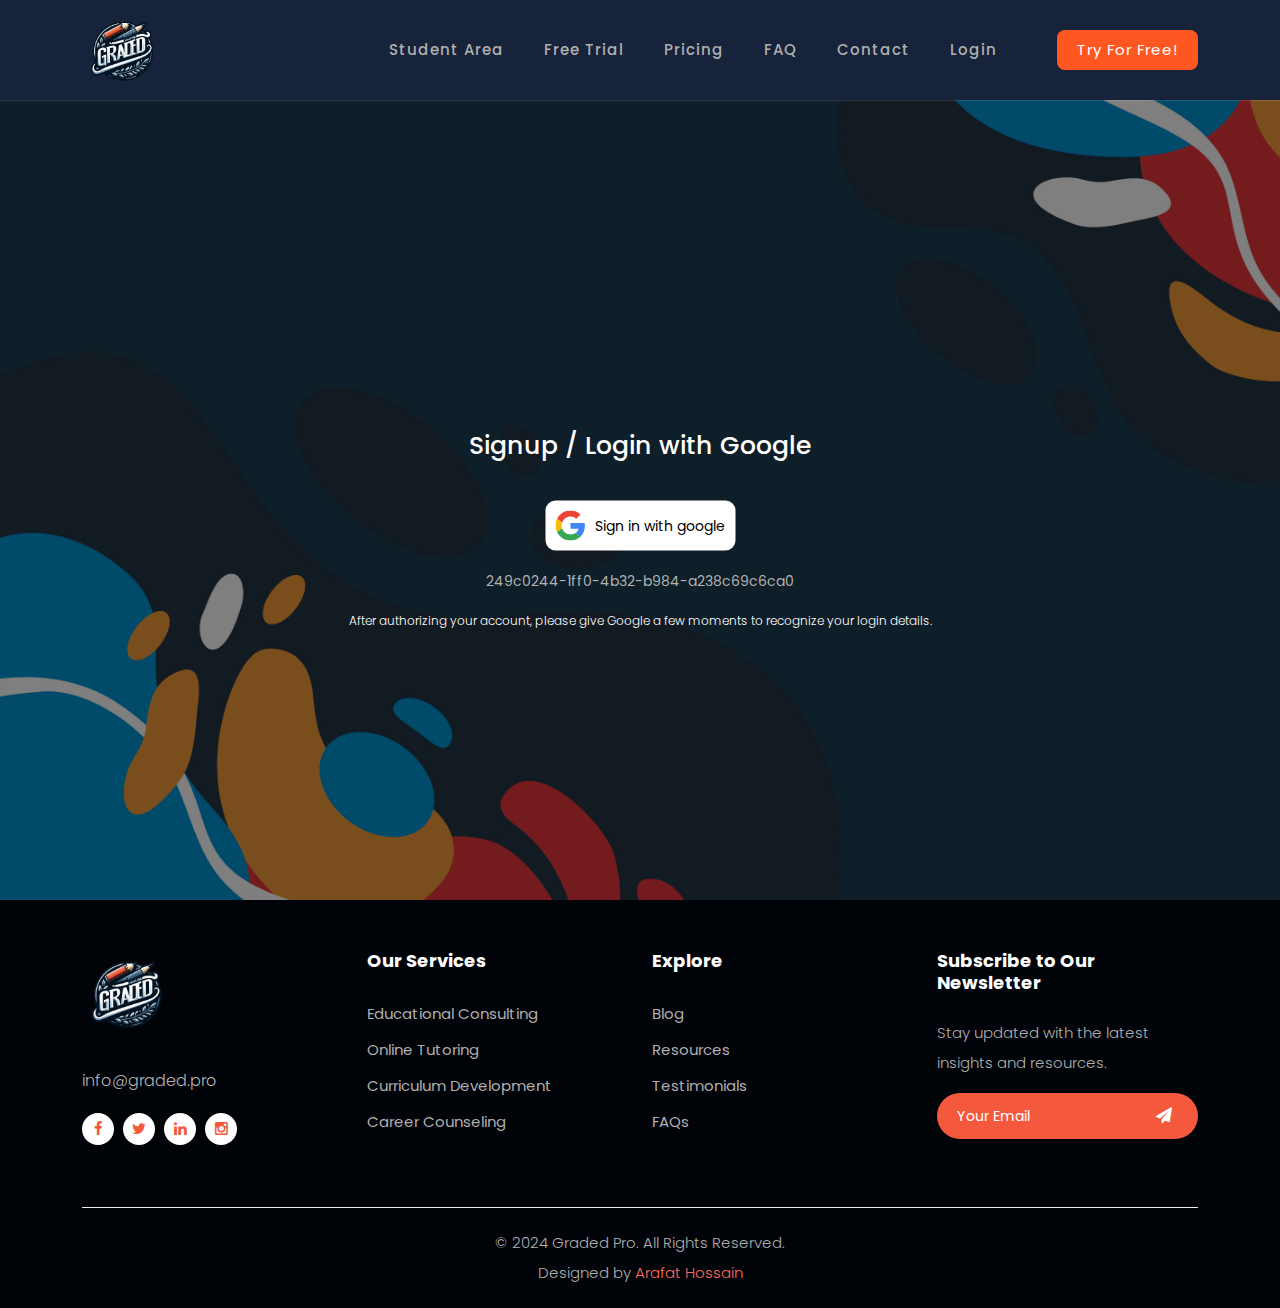
<file: pages/auth.html>
<!DOCTYPE html>
<html lang="en">
  <head>
    <meta http-equiv="content-type" content="text/html;charset=utf-8" />
    <link />
    <meta charset="utf-8" />
    <link
      rel="apple-touch-icon"
      sizes="76x76"
      href="../assets/images/logo.png"
      alt="AI Marking"
    />
    <link
      rel="icon"
      type="image/png"
      href="../assets/images/logo.png"
      alt="AI Grading"
    />
    <meta http-equiv="X-UA-Compatible" content="IE=edge,chrome=1" />
    <meta
      name="description"
      content="AI grading tool for teachers and educators. Cutting-edge AI grading with handwriting recognition. Try it free today."
    />
    <meta name="author" content="Graded Pro" />
    <link rel="canonical" href="index.html" />
    <title>AI Grading for Teachers - Graded Pro</title>
    <meta
      content="width=device-width, initial-scale=1.0, maximum-scale=1.0, user-scalable=0, shrink-to-fit=no"
      name="viewport"
    />
    <!--     Fonts and icons     -->
    <link
      href="https://fonts.googleapis.com/css2?family=Poppins:wght@100;200;300;400;500;600;700;800;900&display=swap"
      rel="stylesheet"
    />

    <meta name="referrer" content="origin" />

    <!-- Bootstrap core CSS -->
    <link href="../vendor/bootstrap/css/bootstrap.min.css" rel="stylesheet" />

    <!-- Additional CSS Files -->
    <link rel="stylesheet" href="../assets/css/fontawesome.css" />
    <link rel="stylesheet" href="../assets/css/style.css" />
    <link rel="stylesheet" href="../assets/css/animated.css" />
    <link rel="stylesheet" href="../assets/css/owl.css" />

    <style>
      img {
        width: 100%;
        height: 100%;
        object-fit: cover;
      }
      .header-area-rest-page {
        background-color: #17233a !important;
      }
      .auth-body {
        position: relative;
        top: 80px;
        width: 100%;
        height: 100vh;
        left: 0;
        right: 0;
        background-color: #000307;
        background: url("../assets/images//education.jpg") no-repeat center
          center / cover;
      }
      .overlay {
        position: absolute;
        top: 0;
        left: 0;
        right: 0;
        bottom: 0;
        background-color: rgba(0, 0, 0, 0.5);
      }
      .auth-content {
        position: absolute;
        top: 50%;
        left: 50%;
        transform: translate(-50%, -50%);
        text-align: center;
      }
      .auth-content h2 {
        color: #fff;
        font-weight: 500;
        font-size: 25px;
      }
      .auth-content .google-auth {
        display: flex;
        justify-content: center;
        align-items: center;
        background-color: #fff;
        padding: 10px;
        border-radius: 10px;
        margin-top: 40px;
        gap: 10px;
      }
      .auth-content .google-auth a {
        text-decoration: none;
      }
      .auth-content .google-auth span {
        color: black;
        font-size: 14px;
        font-weight: 400;
      }
      .auth-content > div {
        color: #b2b2b2;
        font-weight: 400;
        font-size: 14px;
        padding: 20px 0;
      }
    </style>
  </head>

  <body>
    <!-- ***** Header Area Start ***** -->
    <header
      class="header-area header-area-rest-page header-sticky wow slideInDown"
      data-wow-duration="0.75s"
      data-wow-delay="0s"
    >
      <div class="container">
        <div class="row">
          <div class="col-12">
            <nav class="main-nav">
              <!-- ***** Logo Start ***** -->
              <a href="../index.html" class="logo">
                <img
                  style="width: 80px"
                  src="../assets/images/logo.png"
                  alt=""
                />
              </a>
              <!-- ***** Logo End ***** -->
              <!-- ***** Menu Start ***** -->
              <ul class="nav">
                <li>
                  <a href="./stdSubmit.html">Student Area</a>
                </li>
                <li class="scroll-to-section">
                  <a href="../index.html#free-trial">Free Trial</a>
                </li>
                <li class="scroll-to-section">
                  <a href="../index.html#pricing">Pricing</a>
                </li>
                <li>
                  <a href="./faq.html">FAQ</a>
                </li>
                <li><a href="./contact.html">Contact</a></li>
                <li>
                  <a href="./auth.html">Login</a>
                </li>
                <li>
                  <a class="cta-button" href="#" style="color: #fff"
                    >Try For Free!</a
                  >
                </li>
              </ul>
              <a class="menu-trigger">
                <span>Menu</span>
              </a>
              <!-- ***** Menu End ***** -->
            </nav>
          </div>
        </div>
      </div>
    </header>
    <!-- ***** Header Area End ***** -->

    <div class="auth-body">
      <div class="overlay"></div>
      <div class="auth-content">
        <h2>Signup / Login with Google</h2>

        <a href="#">
          <div class="google-auth">
            <svg
              style="width: 30px"
              version="1.1"
              xmlns="http://www.w3.org/2000/svg"
              viewBox="0 0 48 48"
              class="LgbsSe-Bz112c"
            >
              <g>
                <path
                  fill="#EA4335"
                  d="M24 9.5c3.54 0 6.71 1.22 9.21 3.6l6.85-6.85C35.9 2.38 30.47 0 24 0 14.62 0 6.51 5.38 2.56 13.22l7.98 6.19C12.43 13.72 17.74 9.5 24 9.5z"
                ></path>
                <path
                  fill="#4285F4"
                  d="M46.98 24.55c0-1.57-.15-3.09-.38-4.55H24v9.02h12.94c-.58 2.96-2.26 5.48-4.78 7.18l7.73 6c4.51-4.18 7.09-10.36 7.09-17.65z"
                ></path>
                <path
                  fill="#FBBC05"
                  d="M10.53 28.59c-.48-1.45-.76-2.99-.76-4.59s.27-3.14.76-4.59l-7.98-6.19C.92 16.46 0 20.12 0 24c0 3.88.92 7.54 2.56 10.78l7.97-6.19z"
                ></path>
                <path
                  fill="#34A853"
                  d="M24 48c6.48 0 11.93-2.13 15.89-5.81l-7.73-6c-2.15 1.45-4.92 2.3-8.16 2.3-6.26 0-11.57-4.22-13.47-9.91l-7.98 6.19C6.51 42.62 14.62 48 24 48z"
                ></path>
                <path fill="none" d="M0 0h48v48H0z"></path>
              </g>
            </svg>
            <span>Sign in with google</span>
          </div>
        </a>
        <div>249c0244-1ff0-4b32-b984-a238c69c6ca0</div>
        <p style="color: #fff; font-size: 12px; line-height: normal">
          After authorizing your account, please give Google a few moments to
          recognize your login details.
        </p>
      </div>
    </div>

    <!-- footer start-->
    <footer>
      <div class="container">
        <div class="row">
          <div class="col-sm-6 col-lg-3 custom_center">
            <div class="about-footer footer-item">
              <div class="logo">
                <a href="../index.html">
                  <img src="../assets/images/logo.png" />
                </a>
              </div>
              <a href="mailto:info@graded.pro">info@graded.pro</a>
              <ul class="social-links">
                <li>
                  <a href="#"><i class="fa fa-facebook"></i></a>
                </li>
                <li>
                  <a href="#"><i class="fa fa-twitter"></i></a>
                </li>
                <li>
                  <a href="#"><i class="fa fa-linkedin"></i></a>
                </li>
                <li>
                  <a href="#"><i class="fa fa-instagram"></i></a>
                </li>
              </ul>
            </div>
          </div>

          <div class="col-sm-6 col-lg-3 custom_center">
            <div class="services-footer footer-item">
              <h4>Our Services</h4>
              <ul>
                <li><a href="#">Educational Consulting</a></li>
                <li><a href="#">Online Tutoring</a></li>
                <li><a href="#">Curriculum Development</a></li>
                <li><a href="#">Career Counseling</a></li>
              </ul>
            </div>
          </div>

          <div class="col-sm-6 col-lg-3 custom_center">
            <div class="community-footer footer-item">
              <h4>Explore</h4>
              <ul>
                <li><a href="#">Blog</a></li>
                <li><a href="#">Resources</a></li>
                <li><a href="#">Testimonials</a></li>
                <li><a href="#">FAQs</a></li>
              </ul>
            </div>
          </div>

          <div class="col-sm-6 col-lg-3 custom_center">
            <div class="subscribe-newsletters footer-item">
              <h4>Subscribe to Our Newsletter</h4>
              <p>Stay updated with the latest insights and resources.</p>
              <form action="#" method="get">
                <input
                  type="email"
                  name="email"
                  id="email"
                  placeholder="Your Email"
                  required=""
                />
                <button type="submit" id="form-submit" class="main-button">
                  <i class="fa fa-paper-plane"></i>
                </button>
              </form>
            </div>
          </div>

          <div class="col-lg-12">
            <div class="copyright">
              <p>
                © 2024 Graded Pro. All Rights Reserved.<br />
                Designed by
                <a href="https://www.freelancer.com/u/arafatWebDev"
                  >Arafat Hossain</a
                >
              </p>
            </div>
          </div>
        </div>
      </div>
    </footer>
    <!-- footer end-->

    <!-- Scripts -->

    <script src="../vendor/jquery/jquery.min.js"></script>
    <script src="../vendor/bootstrap/js/bootstrap.bundle.min.js"></script>
    <script src="../assets/js/owl-carousel.js"></script>
    <script src="../assets/js/animation.js"></script>
    <script src="../assets/js/imagesloaded.js"></script>

    <script src="../assets/js/custom.js"></script>
  </body>
</html>
</file>
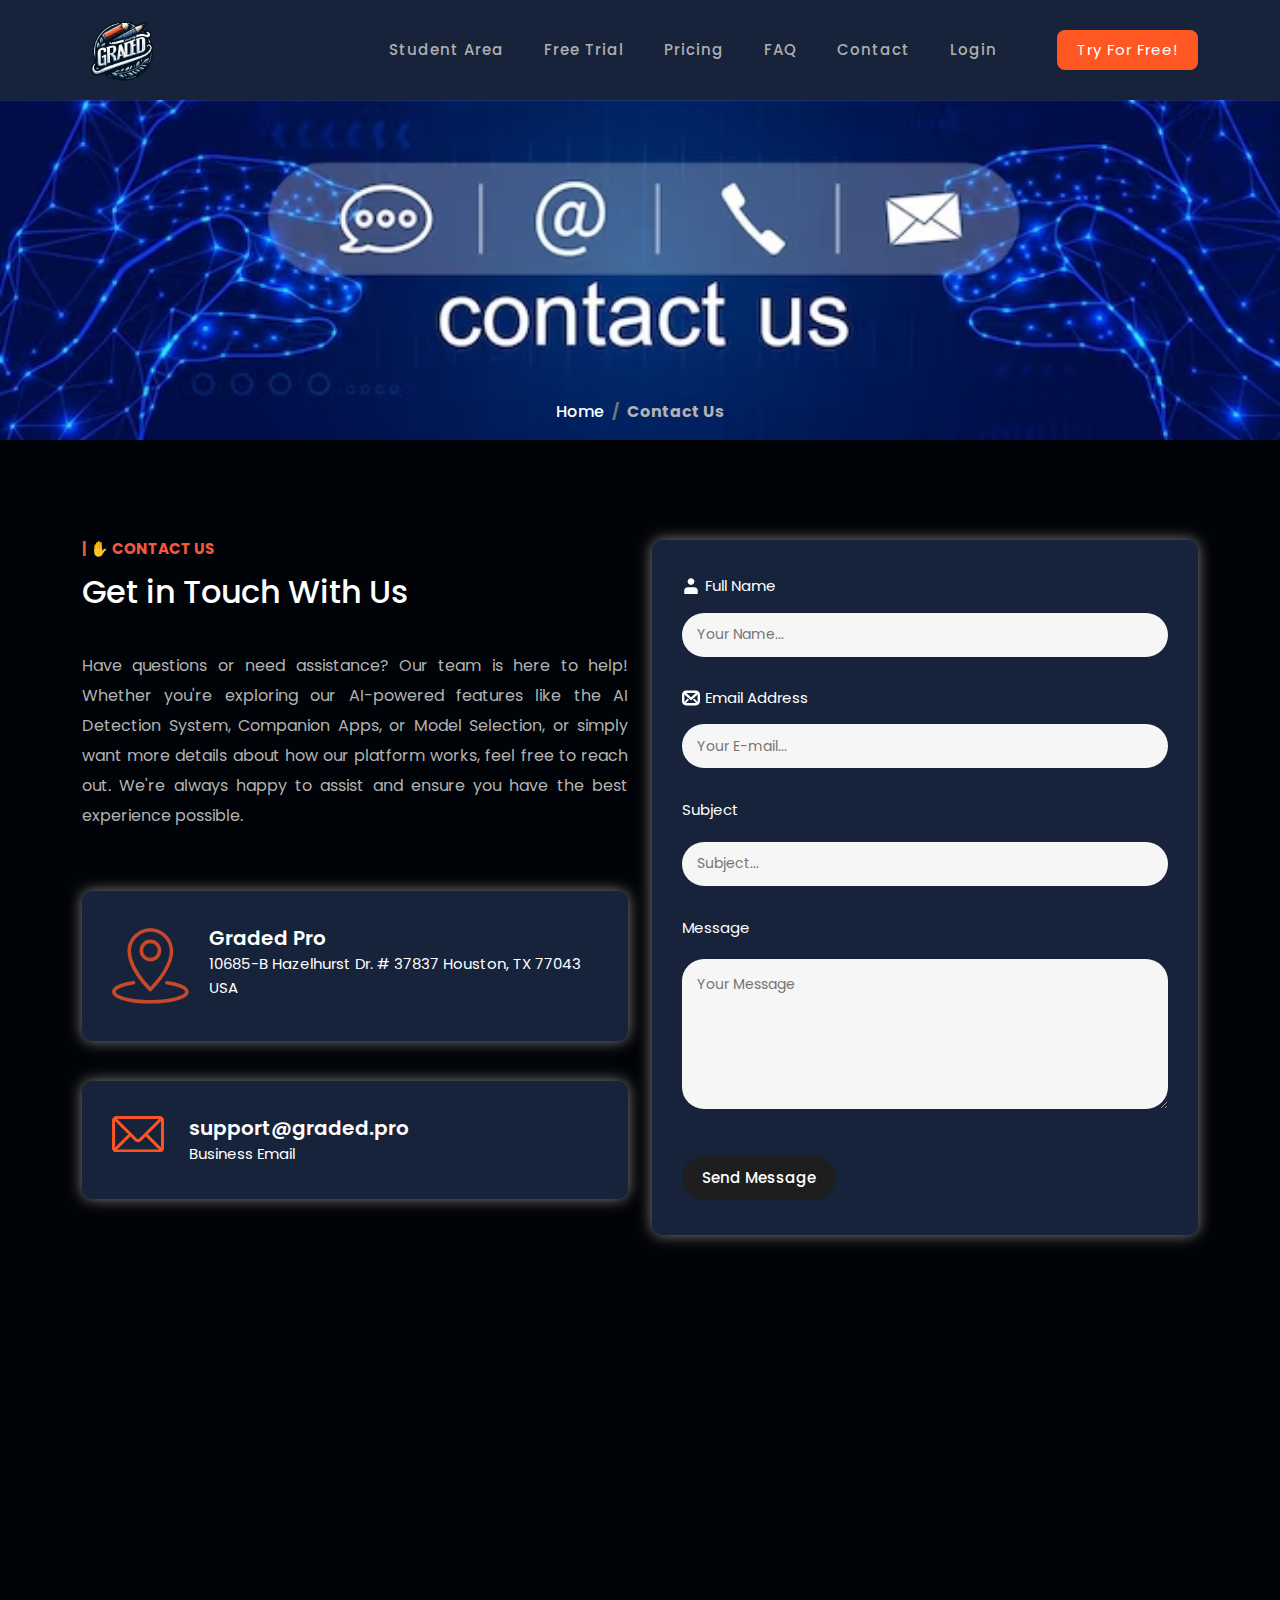
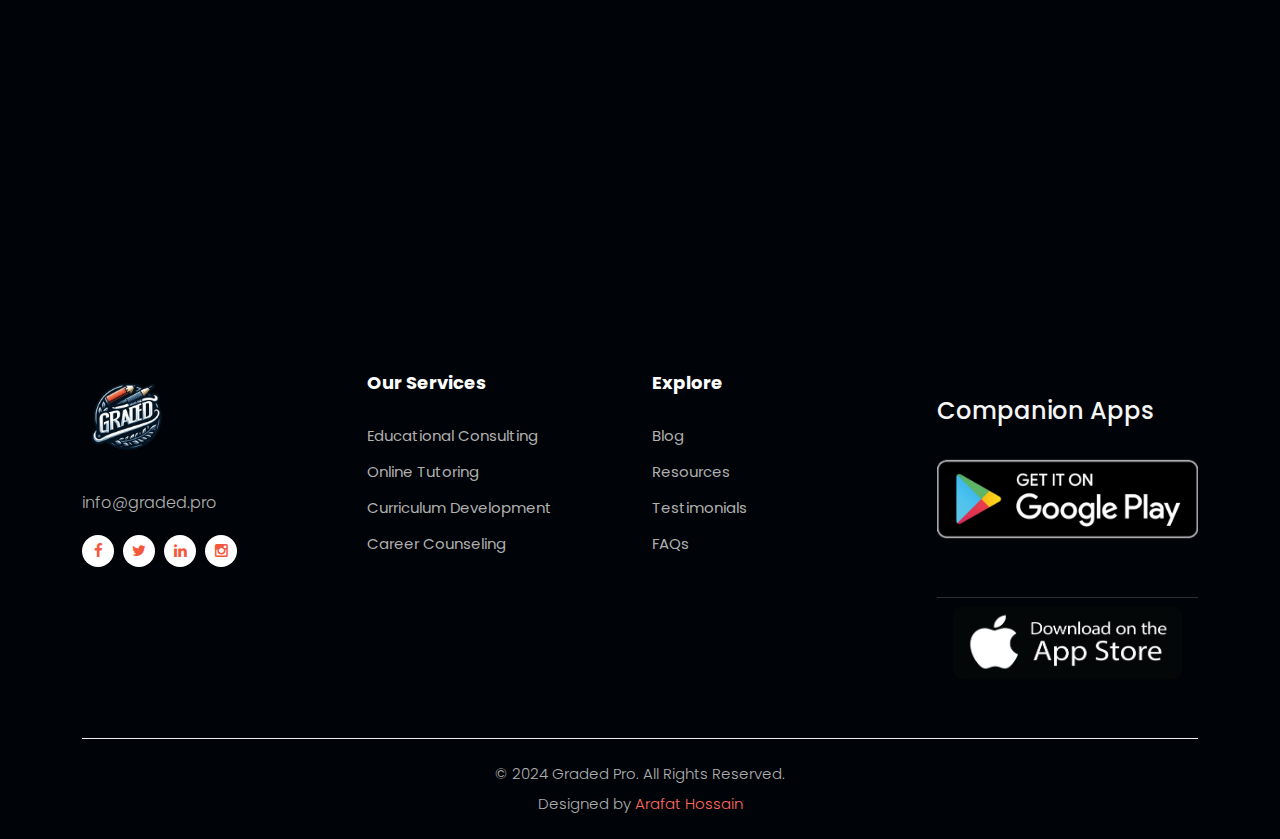
<file: pages/contact.html>
<!DOCTYPE html>
<html lang="en">
  <head>
    <meta http-equiv="content-type" content="text/html;charset=utf-8" />
    <link />
    <meta charset="utf-8" />
    <link
      rel="apple-touch-icon"
      sizes="76x76"
      href="../assets/images/logo.png"
      alt="AI Marking"
    />
    <link
      rel="icon"
      type="image/png"
      href="../assets/images/logo.png"
      alt="AI Grading"
    />
    <meta http-equiv="X-UA-Compatible" content="IE=edge,chrome=1" />
    <meta
      name="description"
      content="AI grading tool for teachers and educators. Cutting-edge AI grading with handwriting recognition. Try it free today."
    />
    <meta name="author" content="Graded Pro" />
    <link rel="canonical" href="index.html" />
    <title>AI Grading for Teachers - Graded Pro</title>
    <meta
      content="width=device-width, initial-scale=1.0, maximum-scale=1.0, user-scalable=0, shrink-to-fit=no"
      name="viewport"
    />
    <!--     Fonts and icons     -->
    <link
      href="https://fonts.googleapis.com/css2?family=Poppins:wght@100;200;300;400;500;600;700;800;900&display=swap"
      rel="stylesheet"
    />

    <meta name="referrer" content="origin" />

    <!-- Bootstrap core CSS -->
    <link href="../vendor/bootstrap/css/bootstrap.min.css" rel="stylesheet" />

    <!-- Additional CSS Files -->
    <link rel="stylesheet" href="../assets/css/fontawesome.css" />
    <link rel="stylesheet" href="../assets/css/style.css" />
    <link rel="stylesheet" href="../assets/css/animated.css" />
    <link rel="stylesheet" href="../assets/css/owl.css" />

    <style>
      img {
        width: 100%;
        height: 100%;
        object-fit: cover;
      }
      .header-area-rest-page {
        background-color: #17233a !important;
      }
      .contact-body {
        position: relative;
        top: 80px;
        width: 100%;
        height: auto;
        left: 0;
        right: 0;
        background-color: #000307;
      }
      .contact-banner {
        position: relative;
        width: 100%;
        height: 40vh;
        background: url("../assets/images/contactBanner.jpg") no-repeat center
          center / cover;
      }
      .contact-banner nav {
        position: absolute;
        bottom: 0;
        left: 50%;
        transform: translateX(-50%);
      }
      /* Inactive breadcrumb links */
      .breadcrumb-item a {
        color: #fff;
        text-decoration: none;
        font-weight: 500;
        transition: color 0.8s ease;
      }

      .breadcrumb-item a:hover {
        text-decoration: none;
        border-bottom: 2px solid #b2b2b2;
      }

      /* Active breadcrumb item */
      .breadcrumb-item.active {
        color: #b2b2b2;
        font-weight: bold;
        text-decoration: none;
      }
      .text-overlay {
        width: 100%;
        height: 100%;
        display: flex;
        flex-direction: column;
        gap: 20px;
        justify-content: center;
        align-items: center;
      }
      .text-overlay h2 {
        z-index: 1;
        font-weight: 600;
        font-size: 20px;
        color: #fff;
      }

      /* 
        ---------------------------------------------
        Contact Style
        --------------------------------------------- 
      */
      .contact-section {
        position: relative;
        padding: 100px 0;
      }
      .contact-section #map {
        border-radius: 10px;
        margin-bottom: 60px;
      }

      .contact-section .item {
        border-radius: 10px;
        box-shadow: 0px 0px 15px rgba(255, 255, 255, 0.5);
        padding: 35px 30px;
        background-color: #17233a;
        margin: 20px 0;
      }

      .contact-section .address {
        display: inline-flex;
        column-gap: 20px;
      }
      .contact-section .item img {
        float: left;
        margin-right: 25px;
        vertical-align: middle;
      }

      .contact-section .item h6 {
        font-size: 20px;
        font-weight: 600;
        vertical-align: middle;
        color: #fff;
      }

      .contact-section .item h6 span {
        font-size: 15px;
        color: #fff;
        font-weight: 400;
      }

      .contact-section #contact-form {
        /* margin-left: 30px;
        margin-top: 30px; */
        margin-bottom: 100px;
        border-radius: 10px;
        box-shadow: 0px 0px 15px rgba(255, 255, 255, 0.5);
        padding: 35px 30px;
        background-color: #17233a;
      }
      .contact-section #contact-form .form-part {
        display: inline-flex;
        justify-content: center;
        align-items: center;
        column-gap: 5px;
        margin-bottom: 15px;
      }

      .contact-section #contact-form label {
        font-size: 15px;
        color: #fff;
      }

      .contact-section #contact-form input {
        width: 100%;
        height: 44px;
        border-radius: 22px;
        background-color: #f6f6f6;
        border: none;
        margin-bottom: 30px;
        font-size: 14px;
        padding: 0px 15px;
      }

      .contact-section #contact-form textarea {
        width: 100%;
        height: 150px;
        max-height: 180px;
        border-radius: 22px;
        background-color: #f6f6f6;
        border: none;
        margin-bottom: 40px;
        font-size: 14px;
        padding: 15px 15px;
      }

      .contact-section #contact-form button {
        background-color: #1e1e1e;
        height: 44px;
        border-radius: 22px;
        padding: 0px 20px;
        color: #fff;
        border: none;
        font-size: 15px;
        font-weight: 500;
        transition: all 0.5s;
      }

      .contact-section #contact-form button:hover {
        background-color: #f35525;
      }
    </style>
  </head>

  <body>
    <!-- ***** Header Area Start ***** -->
    <header
      class="header-area header-area-rest-page header-sticky wow slideInDown"
      data-wow-duration="0.75s"
      data-wow-delay="0s"
    >
      <div class="container">
        <div class="row">
          <div class="col-12">
            <nav class="main-nav">
              <!-- ***** Logo Start ***** -->
              <a href="../index.html" class="logo">
                <img
                  style="width: 80px"
                  src="../assets/images/logo.png"
                  alt=""
                />
              </a>
              <!-- ***** Logo End ***** -->
              <!-- ***** Menu Start ***** -->
              <ul class="nav">
                <li>
                  <a href="./stdSubmit.html">Student Area</a>
                </li>
                <li class="scroll-to-section">
                  <a href="../index.html#free-trial">Free Trial</a>
                </li>
                <li class="scroll-to-section">
                  <a href="../index.html#pricing">Pricing</a>
                </li>
                <li>
                  <a href="./faq.html">FAQ</a>
                </li>
                <li><a href="./contact.html">Contact</a></li>
                <li>
                  <a href="./auth.html">Login</a>
                </li>
                <li>
                  <a class="cta-button" href="#" style="color: #fff"
                    >Try For Free!</a
                  >
                </li>
              </ul>
              <a class="menu-trigger">
                <span>Menu</span>
              </a>
              <!-- ***** Menu End ***** -->
            </nav>
          </div>
        </div>
      </div>
    </header>
    <!-- ***** Header Area End ***** -->
    <div class="contact-body">
      <div class="contact-banner">
        <nav aria-label="breadcrumb">
          <ol class="breadcrumb">
            <li class="breadcrumb-item"><a href="../index.html">Home</a></li>
            <li class="breadcrumb-item active" aria-current="page">
              Contact Us
            </li>
          </ol>
        </nav>
      </div>

      <div class="contact-section">
        <div class="container">
          <div class="row">
            <div class="col-lg-6">
              <div class="section-heading">
                <h6>| ✋ Contact Us</h6>
                <h2 style="color: #fff">Get in Touch With Us</h2>
              </div>
              <p
                style="
                  padding: 40px 0;
                  color: #b2b2b2;
                  font-size: medium;
                  text-align: justify;
                  font-weight: 400;
                "
              >
                Have questions or need assistance? Our team is here to help!
                Whether you're exploring our AI-powered features like the AI
                Detection System, Companion Apps, or Model Selection, or simply
                want more details about how our platform works, feel free to
                reach out. We're always happy to assist and ensure you have the
                best experience possible.
              </p>
              <div class="row">
                <div class="col-lg-12">
                  <a
                    style="width: 100%"
                    target="_blank"
                    href="https://www.google.com/maps/place/10685+Hazelhurst+Dr+B,+Houston,+TX+77043,+USA/@29.7967633,-95.5615665,17z/data=!3m1!4b1!4m6!3m5!1s0x8640c4cd2af88f7b:0xd81d7710c58b55b0!8m2!3d29.7967633!4d-95.5615665!16s%2Fg%2F11n021kxn0?entry=ttu&g_ep=EgoyMDI0MTExOS4yIKXMDSoASAFQAw%3D%3D"
                    class="item address"
                  >
                    <svg
                      width="80px"
                      height="80px"
                      viewBox="0 0 1024 1024"
                      fill="#C74929"
                      class="icon"
                      version="1.1"
                      xmlns="http://www.w3.org/2000/svg"
                    >
                      <path
                        d="M512 1012.8c-253.6 0-511.2-54.4-511.2-158.4 0-92.8 198.4-131.2 283.2-143.2h3.2c12 0 22.4 8.8 24 20.8 0.8 6.4-0.8 12.8-4.8 17.6-4 4.8-9.6 8.8-16 9.6-176.8 25.6-242.4 72-242.4 96 0 44.8 180.8 110.4 463.2 110.4s463.2-65.6 463.2-110.4c0-24-66.4-70.4-244.8-96-6.4-0.8-12-4-16-9.6-4-4.8-5.6-11.2-4.8-17.6 1.6-12 12-20.8 24-20.8h3.2c85.6 12 285.6 50.4 285.6 143.2 0.8 103.2-256 158.4-509.6 158.4z m-16.8-169.6c-12-11.2-288.8-272.8-288.8-529.6 0-168 136.8-304.8 304.8-304.8S816 145.6 816 313.6c0 249.6-276.8 517.6-288.8 528.8l-16 16-16-15.2zM512 56.8c-141.6 0-256.8 115.2-256.8 256.8 0 200.8 196 416 256.8 477.6 61.6-63.2 257.6-282.4 257.6-477.6C768.8 172.8 653.6 56.8 512 56.8z m0 392.8c-80 0-144.8-64.8-144.8-144.8S432 160 512 160c80 0 144.8 64.8 144.8 144.8 0 80-64.8 144.8-144.8 144.8zM512 208c-53.6 0-96.8 43.2-96.8 96.8S458.4 401.6 512 401.6c53.6 0 96.8-43.2 96.8-96.8S564.8 208 512 208z"
                        fill=""
                      />
                    </svg>
                    <h6>
                      Graded Pro
                      <br /><span
                        >10685-B Hazelhurst Dr. # 37837 Houston, TX 77043
                        USA</span
                      >
                    </h6>
                  </a>
                </div>
                <div class="col-lg-12">
                  <div class="item email">
                    <img
                      src="../assets/images/email-icon-contact.png"
                      alt=""
                      style="max-width: 52px"
                    />
                    <h6 class="support-mail">
                      support@graded.pro<br /><span>Business Email</span>
                    </h6>
                  </div>
                </div>
              </div>
            </div>
            <div class="col-lg-6">
              <form id="contact-form" action="" method="post">
                <div class="row">
                  <div class="col-lg-12">
                    <fieldset>
                      <div class="form-part">
                        <svg
                          width="18px"
                          height="18px"
                          viewBox="0 0 16 16"
                          fill="none"
                          xmlns="http://www.w3.org/2000/svg"
                        >
                          <path
                            d="M8 7C9.65685 7 11 5.65685 11 4C11 2.34315 9.65685 1 8 1C6.34315 1 5 2.34315 5 4C5 5.65685 6.34315 7 8 7Z"
                            fill="#fff"
                          />
                          <path
                            d="M14 12C14 10.3431 12.6569 9 11 9H5C3.34315 9 2 10.3431 2 12V15H14V12Z"
                            fill="#fff"
                          />
                        </svg>
                        <label for="name">Full Name</label>
                      </div>
                      <input
                        type="name"
                        name="name"
                        id="name"
                        placeholder="Your Name..."
                        autocomplete="on"
                        required
                      />
                    </fieldset>
                  </div>
                  <div class="col-lg-12">
                    <fieldset>
                      <div class="form-part">
                        <svg
                          viewBox="0 0 600 600"
                          version="1.1"
                          id="svg9724"
                          sodipodi:docname="email-close.svg"
                          inkscape:version="1.2.2 (1:1.2.2+202212051550+b0a8486541)"
                          width="18"
                          height="18"
                          xmlns:inkscape="http://www.inkscape.org/namespaces/inkscape"
                          xmlns:sodipodi="http://sodipodi.sourceforge.net/DTD/sodipodi-0.dtd"
                          xmlns="http://www.w3.org/2000/svg"
                          xmlns:svg="http://www.w3.org/2000/svg"
                        >
                          <defs id="defs9728" />
                          <sodipodi:namedview
                            id="namedview9726"
                            pagecolor="#ffffff"
                            bordercolor="#666666"
                            borderopacity="1.0"
                            inkscape:showpageshadow="2"
                            inkscape:pageopacity="0.0"
                            inkscape:pagecheckerboard="0"
                            inkscape:deskcolor="#d1d1d1"
                            showgrid="true"
                            inkscape:zoom="0.59480855"
                            inkscape:cx="617.84586"
                            inkscape:cy="313.54627"
                            inkscape:window-width="1920"
                            inkscape:window-height="1009"
                            inkscape:window-x="0"
                            inkscape:window-y="1080"
                            inkscape:window-maximized="1"
                            inkscape:current-layer="g10449"
                            showguides="true"
                          >
                            <inkscape:grid
                              type="xygrid"
                              id="grid9972"
                              originx="0"
                              originy="0"
                            />
                            <sodipodi:guide
                              position="300,520"
                              orientation="1,0"
                              id="guide385"
                              inkscape:locked="false"
                            />
                          </sodipodi:namedview>

                          <g
                            id="g10449"
                            transform="matrix(0.95173205,0,0,0.95115787,13.901174,12.168794)"
                            style="stroke-width: 1.05103"
                          >
                            <g
                              id="path10026"
                              inkscape:transform-center-x="-0.59233046"
                              inkscape:transform-center-y="-20.347403"
                              transform="matrix(1.3807551,0,0,1.2700888,273.60014,263.99768)"
                            />
                            <g
                              id="g11314"
                              transform="matrix(1.5092301,0,0,1.3955555,36.774048,-9.4503933)"
                              style="stroke-width: 50.6951"
                            />
                            <path
                              style="
                                color: #fff;
                                fill: #fff;
                                stroke-linecap: round;
                                stroke-linejoin: round;
                                -inkscape-stroke: none;
                                paint-order: stroke fill markers;
                              "
                              d="m 132.50586,39.773437 c -80.786884,0 -147.111329,66.380993 -147.111329,147.175783 v 231.32422 c 0,80.79479 66.324445,147.17578 147.111329,147.17578 h 336.20508 c 80.78688,0 147.11328,-66.38099 147.11328,-147.17578 V 186.94922 c 0,-80.79479 -66.3264,-147.175783 -147.11328,-147.175783 z m 0,84.082033 h 336.20508 c 35.63231,0 63.02929,27.39904 63.02929,63.09375 v 231.32422 c 0,35.69471 -27.39698,63.09375 -63.02929,63.09375 H 132.50586 c -35.63231,0 -63.029298,-27.39904 -63.029298,-63.09375 V 186.94922 c 0,-35.69471 27.396988,-63.09375 63.029298,-63.09375 z"
                              id="rect240"
                            />
                            <path
                              style="
                                color: #fff;
                                fill: #fff;
                                stroke-linecap: round;
                                stroke-linejoin: round;
                                -inkscape-stroke: none;
                              "
                              d="M 67.464844,81.886719 A 42.041302,42.041302 0 0 0 38.351562,95.591797 42.041302,42.041302 0 0 0 41.162109,154.98047 L 272.31836,365.25195 a 42.045506,42.045506 0 0 0 56.58008,0 L 560.05469,154.98047 a 42.041302,42.041302 0 0 0 2.81054,-59.388673 42.041302,42.041302 0 0 0 -59.38867,-2.808594 L 300.60937,277.31836 97.740234,92.783203 A 42.041302,42.041302 0 0 0 67.464844,81.886719 Z"
                              id="path404"
                            />
                            <g id="g1810" transform="translate(-0.51901729)">
                              <path
                                style="
                                  color: #fff;
                                  fill: #fff;
                                  -inkscape-stroke: none;
                                "
                                d="m 418.54102,322.93555 -45.69727,43.45898 130.79492,137.53125 45.69727,-43.45898 z"
                                id="path1686"
                              />
                              <path
                                style="
                                  color: #fff;
                                  fill: #fff;
                                  -inkscape-stroke: none;
                                "
                                d="M 183.54297,323.11719 52.748047,462.84961 98.787109,505.94531 229.58203,366.21289 Z"
                                id="path1686-3"
                              />
                            </g>
                          </g>
                        </svg>
                        <label for="email">Email Address</label>
                      </div>
                      <input
                        type="text"
                        name="email"
                        id="email"
                        pattern="[^ @]*@[^ @]*"
                        placeholder="Your E-mail..."
                        required=""
                      />
                    </fieldset>
                  </div>
                  <div class="col-lg-12">
                    <fieldset>
                      <label for="subject" style="margin-bottom: 20px"
                        >Subject</label
                      >
                      <input
                        type="subject"
                        name="subject"
                        id="subject"
                        placeholder="Subject..."
                        autocomplete="on"
                      />
                    </fieldset>
                  </div>
                  <div class="col-lg-12">
                    <fieldset>
                      <label for="message" style="margin-bottom: 20px"
                        >Message</label
                      >
                      <textarea
                        name="message"
                        id="message"
                        placeholder="Your Message"
                      ></textarea>
                    </fieldset>
                  </div>
                  <div class="col-lg-12">
                    <fieldset>
                      <button
                        type="submit"
                        id="form-submit"
                        class="orange-button"
                      >
                        Send Message
                      </button>
                    </fieldset>
                  </div>
                </div>
              </form>
            </div>
            <div class="col-lg-12">
              <div id="map">
                <iframe
                  src="https://www.google.com/maps/embed?pb=!1m18!1m12!1m3!1d9792.988870130694!2d-95.5656991584681!3d29.796592552332722!2m3!1f0!2f0!3f0!3m2!1i1024!2i768!4f13.1!3m3!1m2!1s0x8640c4cd2af88f7b%3A0xd81d7710c58b55b0!2s10685%20Hazelhurst%20Dr%20B%2C%20Houston%2C%20TX%2077043%2C%20USA!5e0!3m2!1sen!2sbd!4v1732521008712!5m2!1sen!2sbd"
                  width="100%"
                  height="500px"
                  style="border: 0"
                  allowfullscreen=""
                  loading="lazy"
                  referrerpolicy="no-referrer-when-downgrade"
                ></iframe>
              </div>
            </div>
          </div>
        </div>
      </div>
    </div>
    <!-- footer start-->
    <footer>
      <div class="container">
        <div class="row">
          <div class="col-sm-6 col-lg-3 custom_center">
            <div class="about-footer footer-item">
              <div class="logo">
                <a href="../index.html">
                  <img src="../assets/images/logo.png" />
                </a>
              </div>
              <a class="support-mail" href="mailto:info@graded.pro"
                >info@graded.pro</a
              >
              <ul class="social-links">
                <li>
                  <a href="#"><i class="fa fa-facebook"></i></a>
                </li>
                <li>
                  <a href="#"><i class="fa fa-twitter"></i></a>
                </li>
                <li>
                  <a href="#"><i class="fa fa-linkedin"></i></a>
                </li>
                <li>
                  <a href="#"><i class="fa fa-instagram"></i></a>
                </li>
              </ul>
            </div>
          </div>

          <div class="col-sm-6 col-lg-3 custom_center">
            <div class="services-footer footer-item footer-service">
              <h4>Our Services</h4>
              <ul>
                <li><a href="#">Educational Consulting</a></li>
                <li><a href="#">Online Tutoring</a></li>
                <li><a href="#">Curriculum Development</a></li>
                <li><a href="#">Career Counseling</a></li>
              </ul>
            </div>
          </div>

          <div class="col-sm-6 col-lg-3 custom_center">
            <div class="footer-item footer-community">
              <h4>Explore</h4>
              <ul>
                <li><a href="#">Blog</a></li>
                <li><a href="#">Resources</a></li>
                <li><a href="#">Testimonials</a></li>
                <li><a href="#">FAQs</a></li>
              </ul>
            </div>
          </div>

          <div class="col-sm-6 col-lg-3 custom_center">
            <div class="footer-app">
              <h4 style="color: #f5f5f5; transform: translateY(25px)">
                Companion Apps
              </h4>
              <a
                href="https://play.google.com/store/apps/details?id=pro.graded.student.companion&hl=en"
                target="_blank"
              >
                <img src="../assets/images/gPlay .png" alt="play store" />
              </a>
              <hr style="background-color: #b2b2b2; margin: 0" />
              <a href="#">
                <img src="../assets/images/appStore.png" alt="app store" />
              </a>
            </div>
          </div>

          <div class="col-lg-12">
            <div class="copyright">
              <p>
                © 2024 Graded Pro. All Rights Reserved.<br />
                Designed by
                <a href="https://www.freelancer.com/u/arafatWebDev"
                  >Arafat Hossain</a
                >
              </p>
            </div>
          </div>
        </div>
      </div>
    </footer>
    <!-- footer end-->

    <!-- Scripts -->

    <script src="../vendor/jquery/jquery.min.js"></script>
    <script src="../vendor/bootstrap/js/bootstrap.bundle.min.js"></script>
    <script src="../assets/js/owl-carousel.js"></script>
    <script src="../assets/js/animation.js"></script>
    <script src="../assets/js/imagesloaded.js"></script>

    <script src="../assets/js/custom.js"></script>
  </body>
</html>
</file>
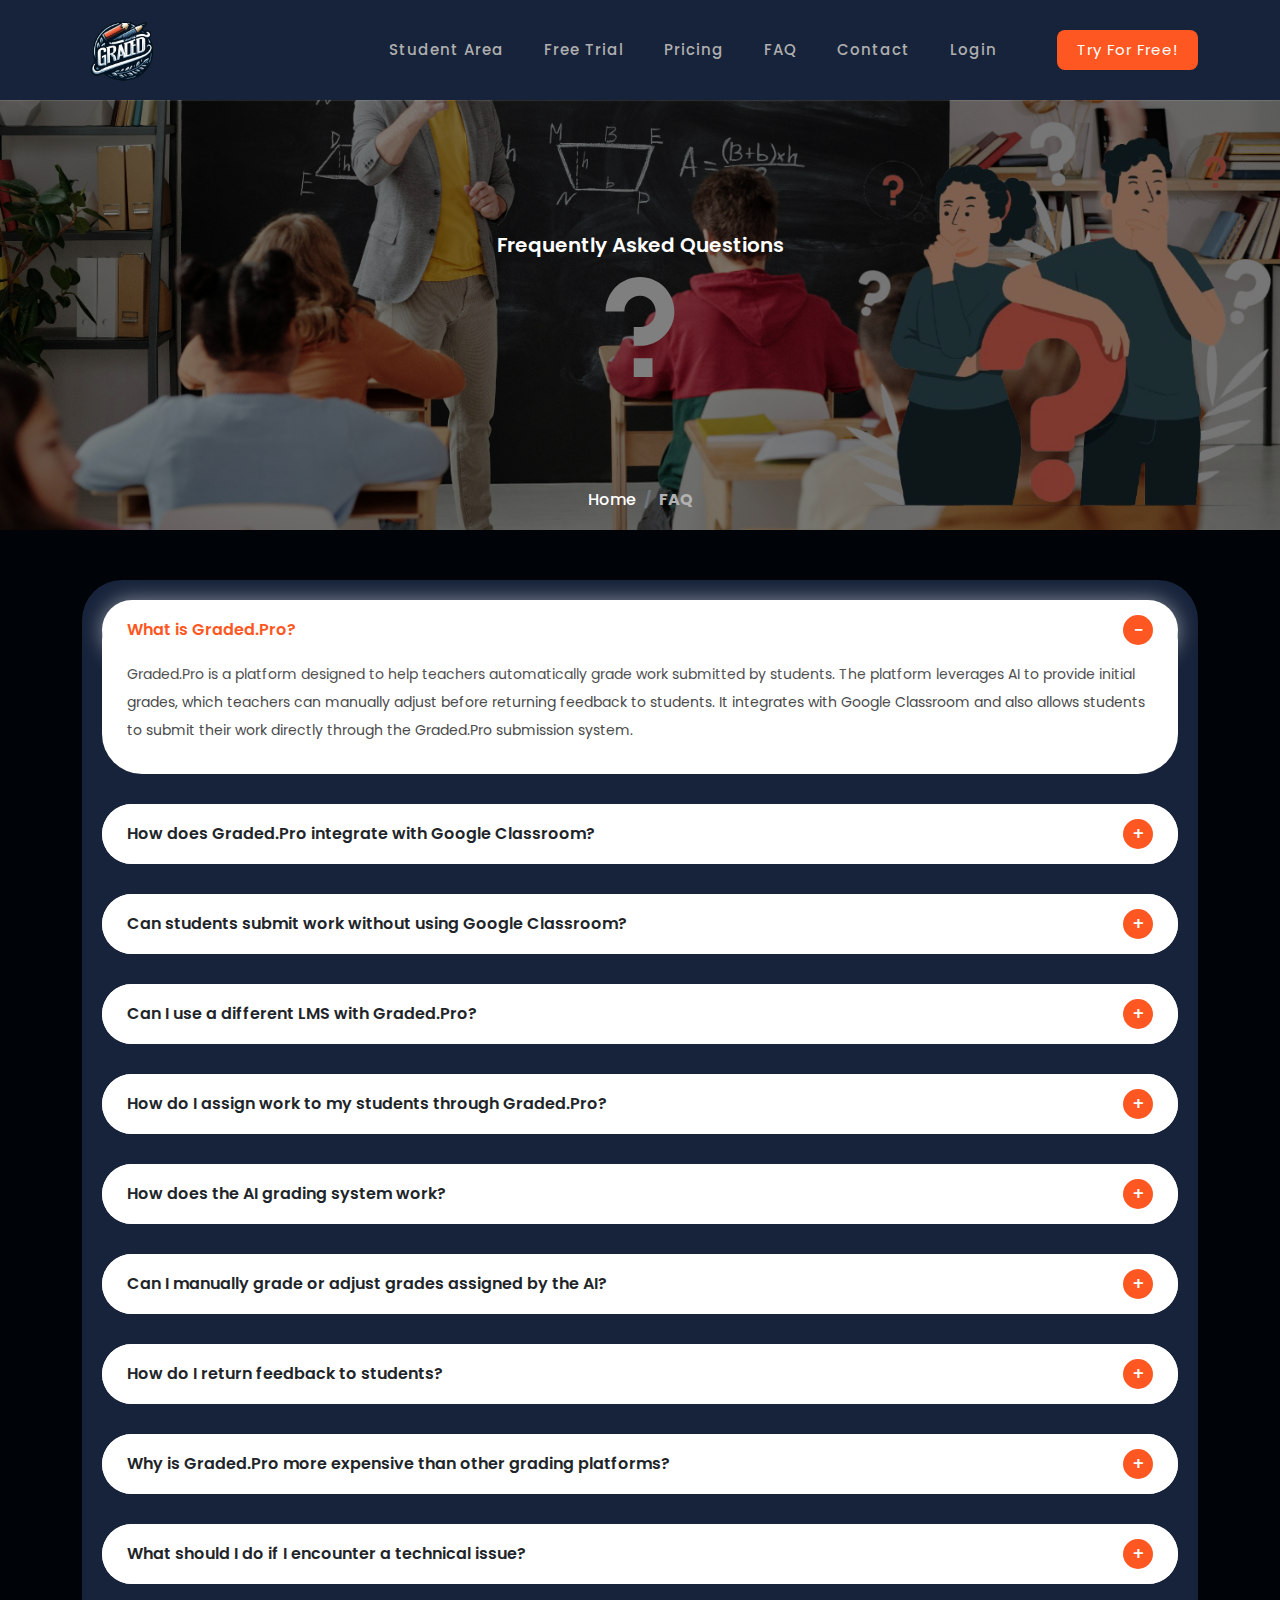
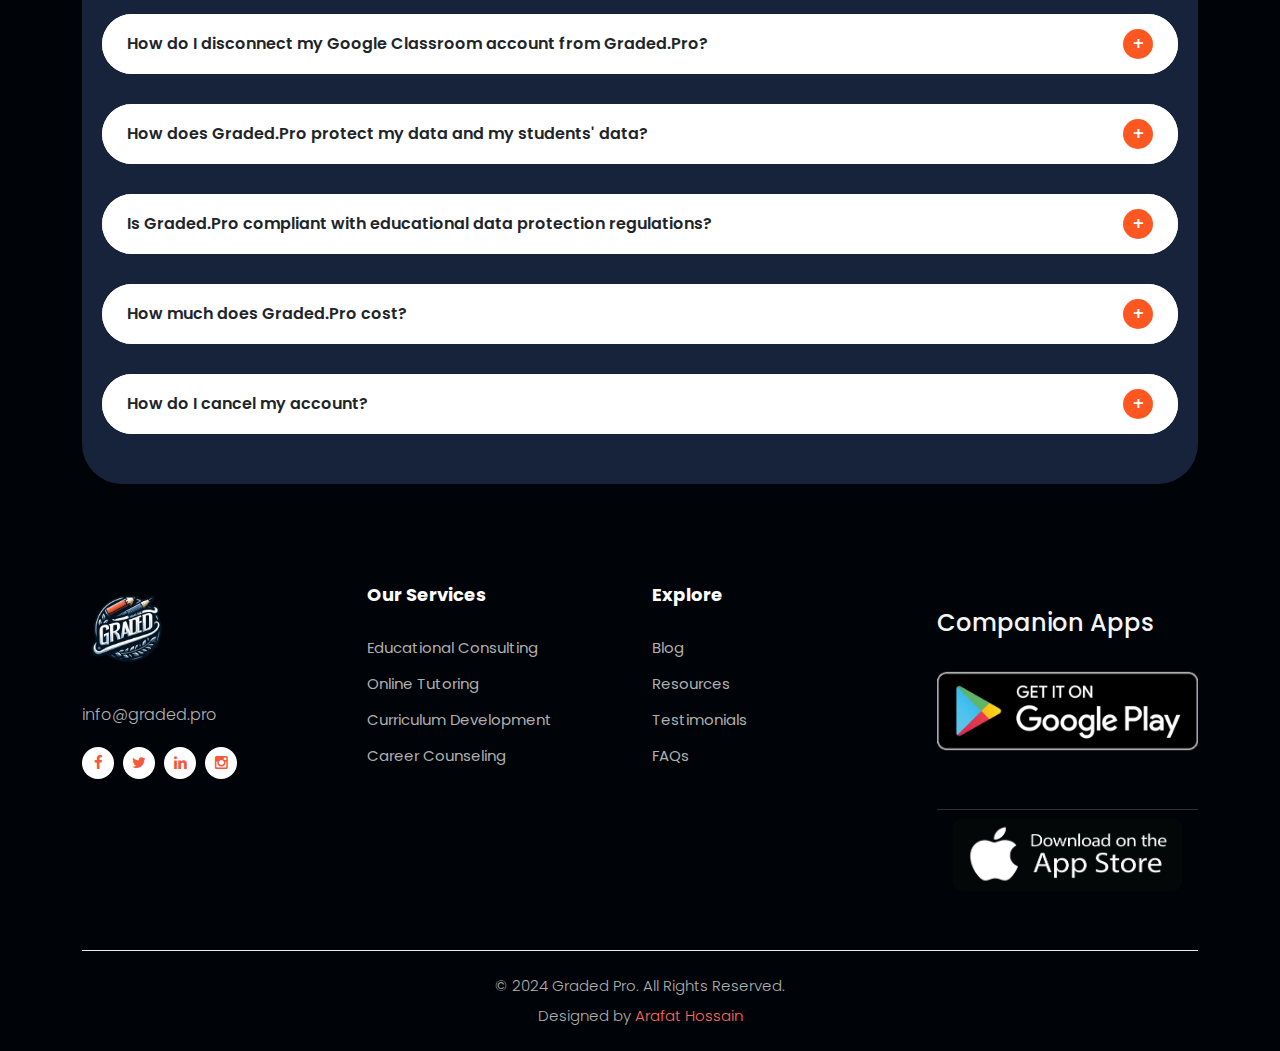
<file: pages/faq.html>
<!DOCTYPE html>
<html lang="en">
  <head>
    <meta http-equiv="content-type" content="text/html;charset=utf-8" />
    <link />
    <meta charset="utf-8" />
    <link
      rel="apple-touch-icon"
      sizes="76x76"
      href="../assets/images/logo.png"
      alt="AI Marking"
    />
    <link
      rel="icon"
      type="image/png"
      href="../assets/images/logo.png"
      alt="AI Grading"
    />
    <meta http-equiv="X-UA-Compatible" content="IE=edge,chrome=1" />
    <meta
      name="description"
      content="AI grading tool for teachers and educators. Cutting-edge AI grading with handwriting recognition. Try it free today."
    />
    <meta name="author" content="Graded Pro" />
    <link rel="canonical" href="index.html" />
    <title>AI Grading for Teachers - Graded Pro</title>
    <meta
      content="width=device-width, initial-scale=1.0, maximum-scale=1.0, user-scalable=0, shrink-to-fit=no"
      name="viewport"
    />
    <!--     Fonts and icons     -->
    <link
      href="https://fonts.googleapis.com/css2?family=Poppins:wght@100;200;300;400;500;600;700;800;900&display=swap"
      rel="stylesheet"
    />

    <meta name="referrer" content="origin" />

    <!-- Bootstrap core CSS -->
    <link href="../vendor/bootstrap/css/bootstrap.min.css" rel="stylesheet" />

    <!-- Additional CSS Files -->
    <link rel="stylesheet" href="../assets/css/fontawesome.css" />
    <link rel="stylesheet" href="../assets/css/style.css" />
    <link rel="stylesheet" href="../assets/css/animated.css" />
    <link rel="stylesheet" href="../assets/css/owl.css" />

    <style>
      img {
        width: 100%;
        height: 100%;
        object-fit: cover;
      }
      .header-area-rest-page {
        background-color: #17233a !important;
      }
      .faq-body {
        position: relative;
        top: 80px;
        width: 100%;
        height: auto;
        left: 0;
        right: 0;
        background-color: #000307;
      }
      .faq-banner {
        position: relative;
        width: 100%;
        height: 50vh;
        background-image: url(../assets/images/faq.png),
          url(../assets/images/faq-banner.jpg);
        background-size: contain, cover;
        background-repeat: no-repeat, no-repeat;
        background-position: top right, center center;
      }
      .overlay {
        position: absolute;
        top: 0;
        left: 0;
        right: 0;
        bottom: 0;
        background-color: rgba(0, 0, 0, 0.5);
      }
      .text-overlay {
        width: 100%;
        height: 100%;
        display: flex;
        flex-direction: column;
        gap: 20px;
        justify-content: center;
        align-items: center;
      }
      .text-overlay h2 {
        z-index: 1;
        font-weight: 600;
        font-size: 20px;
        color: #fff;
      }
      .text-overlay nav {
        position: absolute;
        left: 50%;
        transform: translateX(-50%);
        bottom: 0;
      }

      /* Inactive breadcrumb links */
      .breadcrumb-item a {
        color: #fff;
        text-decoration: none;
        font-weight: 500;
        border-bottom: 2px solid transparent;
        transition: color 0.8s ease;
      }

      .breadcrumb-item a:hover {
        text-decoration: none;
        border-bottom: 2px solid #b2b2b2;
      }

      /* Active breadcrumb item */
      .breadcrumb-item.active {
        color: #b2b2b2;
        font-weight: bold;
        text-decoration: none;
      }

      /* 
        ---------------------------------------------
        question list Style
        --------------------------------------------- 
     */

      .question-list {
        position: relative;
        padding: 0px;
        padding-bottom: 130px;
        margin-top: 50px;
      }

      .accordion {
        background-color: #17233a;
        border-radius: 40px;
        padding: 20px;
      }

      .accordion-item {
        background-color: #fff;
        border-radius: 40px !important;
        margin-bottom: 30px;
        border: none;
      }

      .accordion-item .accordion-button {
        outline: none;
        box-shadow: none;
        border-radius: 40px !important;
      }

      .accordion-button:not(.collapsed) {
        color: #ff5722;
        background-color: #fff;
        box-shadow: 0 0 20px rgba(255, 255, 255, 0.5);
      }

      h2.accordion-header button {
        padding: 15px 25px;
        font-family: "Poppins";
        font-size: 16px;
        font-weight: 600;
      }

      .accordion-button::after {
        font-size: 18px;
        font-weight: 500;
        background-image: none;
        content: "+";
        width: 30px;
        height: 30px;
        display: inline-block;
        text-align: center;
        line-height: 30px;
        border-radius: 50%;
        background-color: #ff5722;
        color: #fff;
      }

      .accordion-button:not(.collapsed)::after {
        background-image: none;
        line-height: 32px;
        content: "-";
      }

      .accordion-body {
        padding: 0px 25px 30px 25px;
        font-size: 14px;
        line-height: 28px;
        color: #4a4a4a;
      }
    </style>
  </head>

  <body>
    <!-- ***** Header Area Start ***** -->
    <header
      class="header-area header-area-rest-page header-sticky wow slideInDown"
      data-wow-duration="0.75s"
      data-wow-delay="0s"
    >
      <div class="container">
        <div class="row">
          <div class="col-12">
            <nav class="main-nav">
              <!-- ***** Logo Start ***** -->
              <a href="../index.html" class="logo">
                <img
                  style="width: 80px"
                  src="../assets/images/logo.png"
                  alt=""
                />
              </a>
              <!-- ***** Logo End ***** -->
              <!-- ***** Menu Start ***** -->
              <ul class="nav">
                <li>
                  <a href="./stdSubmit.html">Student Area</a>
                </li>
                <li class="scroll-to-section">
                  <a href="../index.html#free-trial">Free Trial</a>
                </li>
                <li class="scroll-to-section">
                  <a href="../index.html#pricing">Pricing</a>
                </li>
                <li>
                  <a href="./faq.html">FAQ</a>
                </li>
                <li><a href="./contact.html">Contact</a></li>
                <li>
                  <a href="./auth.html">Login</a>
                </li>
                <li>
                  <a class="cta-button" href="#" style="color: #fff"
                    >Try For Free!</a
                  >
                </li>
              </ul>
              <a class="menu-trigger">
                <span>Menu</span>
              </a>
              <!-- ***** Menu End ***** -->
            </nav>
          </div>
        </div>
      </div>
    </header>
    <!-- ***** Header Area End ***** -->
    <div class="faq-body">
      <div class="faq-banner">
        <div class="overlay"></div>
        <div class="text-overlay">
          <h2 class="wow fadeInDown">Frequently Asked Questions</h2>
          <div class="wow fadeInUp">
            <svg
              style="z-index: 1"
              width="100px"
              height="100px"
              viewBox="0 0 16 16"
              fill="none"
              xmlns="http://www.w3.org/2000/svg"
            >
              <path
                d="M5.5 5.5C5.5 4.11929 6.61929 3 8 3C9.38071 3 10.5 4.11929 10.5 5.5C10.5 6.88071 9.38071 8 8 8H7V11H8C11.0376 11 13.5 8.53757 13.5 5.5C13.5 2.46243 11.0376 0 8 0C4.96243 0 2.5 2.46243 2.5 5.5H5.5Z"
                fill="#fff"
              />
              <path d="M10 13H7V16H10V13Z" fill="#fff" />
            </svg>
          </div>
          <nav aria-label="breadcrumb">
            <ol class="breadcrumb">
              <li class="breadcrumb-item"><a href="../index.html">Home</a></li>
              <li class="breadcrumb-item active" aria-current="page">FAQ</li>
            </ol>
          </nav>
        </div>
      </div>
      <div class="question-list">
        <div class="container">
          <div class="accordion" id="accordionExample"></div>
        </div>
      </div>
    </div>
    <!-- footer start-->
    <footer>
      <div class="container">
        <div class="row">
          <div class="col-sm-6 col-lg-3 custom_center">
            <div class="about-footer footer-item">
              <div class="logo">
                <a href="../index.html">
                  <img src="../assets/images/logo.png" />
                </a>
              </div>
              <a class="support-mail" href="mailto:info@graded.pro"
                >info@graded.pro</a
              >
              <ul class="social-links">
                <li>
                  <a href="#"><i class="fa fa-facebook"></i></a>
                </li>
                <li>
                  <a href="#"><i class="fa fa-twitter"></i></a>
                </li>
                <li>
                  <a href="#"><i class="fa fa-linkedin"></i></a>
                </li>
                <li>
                  <a href="#"><i class="fa fa-instagram"></i></a>
                </li>
              </ul>
            </div>
          </div>

          <div class="col-sm-6 col-lg-3 custom_center">
            <div class="footer-item footer-service">
              <h4>Our Services</h4>
              <ul>
                <li><a href="#">Educational Consulting</a></li>
                <li><a href="#">Online Tutoring</a></li>
                <li><a href="#">Curriculum Development</a></li>
                <li><a href="#">Career Counseling</a></li>
              </ul>
            </div>
          </div>

          <div class="col-sm-6 col-lg-3 custom_center">
            <div class="footer-item footer-community">
              <h4>Explore</h4>
              <ul>
                <li><a href="#">Blog</a></li>
                <li><a href="#">Resources</a></li>
                <li><a href="#">Testimonials</a></li>
                <li><a href="#">FAQs</a></li>
              </ul>
            </div>
          </div>

          <div class="col-sm-6 col-lg-3 custom_center">
            <div class="footer-app">
              <h4 style="color: #f5f5f5; transform: translateY(25px)">
                Companion Apps
              </h4>
              <a
                href="https://play.google.com/store/apps/details?id=pro.graded.student.companion&hl=en"
                target="_blank"
              >
                <img src="../assets/images/gPlay .png" alt="play store" />
              </a>
              <hr style="background-color: #b2b2b2; margin: 0" />
              <a href="#">
                <img src="../assets/images/appStore.png" alt="app store" />
              </a>
            </div>
          </div>

          <div class="col-lg-12">
            <div class="copyright">
              <p>
                © 2024 Graded Pro. All Rights Reserved.<br />
                Designed by
                <a href="https://www.freelancer.com/u/arafatWebDev"
                  >Arafat Hossain</a
                >
              </p>
            </div>
          </div>
        </div>
      </div>
    </footer>
    <!-- footer end-->

    <!-- Scripts -->

    <script>
      // Fetch JSON data and dynamically populate the accordion
      fetch("../assets/js/data/faqList.json")
        .then((response) => response.json())
        .then((data) => {
          const accordion = document.getElementById("accordionExample");
          data.forEach((item, index) => {
            const accordionItem = `
              <div class="accordion-item">
                <h2 class="accordion-header" id="heading${index}">
                  <button
                    class="accordion-button ${index !== 0 ? "collapsed" : ""}"
                    type="button"
                    data-bs-toggle="collapse"
                    data-bs-target="#collapse${index}"
                    aria-expanded="${index === 0}"
                    aria-controls="collapse${index}">
                    ${item.title}
                  </button>
                </h2>
                <div
                  id="collapse${index}"
                  class="accordion-collapse collapse ${
                    index === 0 ? "show" : ""
                  }"
                  aria-labelledby="heading${index}"
                  data-bs-parent="#accordionExample">
                  <div class="accordion-body">
                    ${item.content}
                  </div>
                </div>
              </div>
            `;
            accordion.innerHTML += accordionItem;
          });
        })
        .catch((error) =>
          console.error("Error loading accordion data:", error)
        );
    </script>

    <script src="../vendor/jquery/jquery.min.js"></script>
    <script src="../vendor/bootstrap/js/bootstrap.bundle.min.js"></script>
    <script src="../assets/js/owl-carousel.js"></script>
    <script src="../assets/js/animation.js"></script>
    <script src="../assets/js/imagesloaded.js"></script>

    <script src="../assets/js/custom.js"></script>
  </body>
</html>
</file>
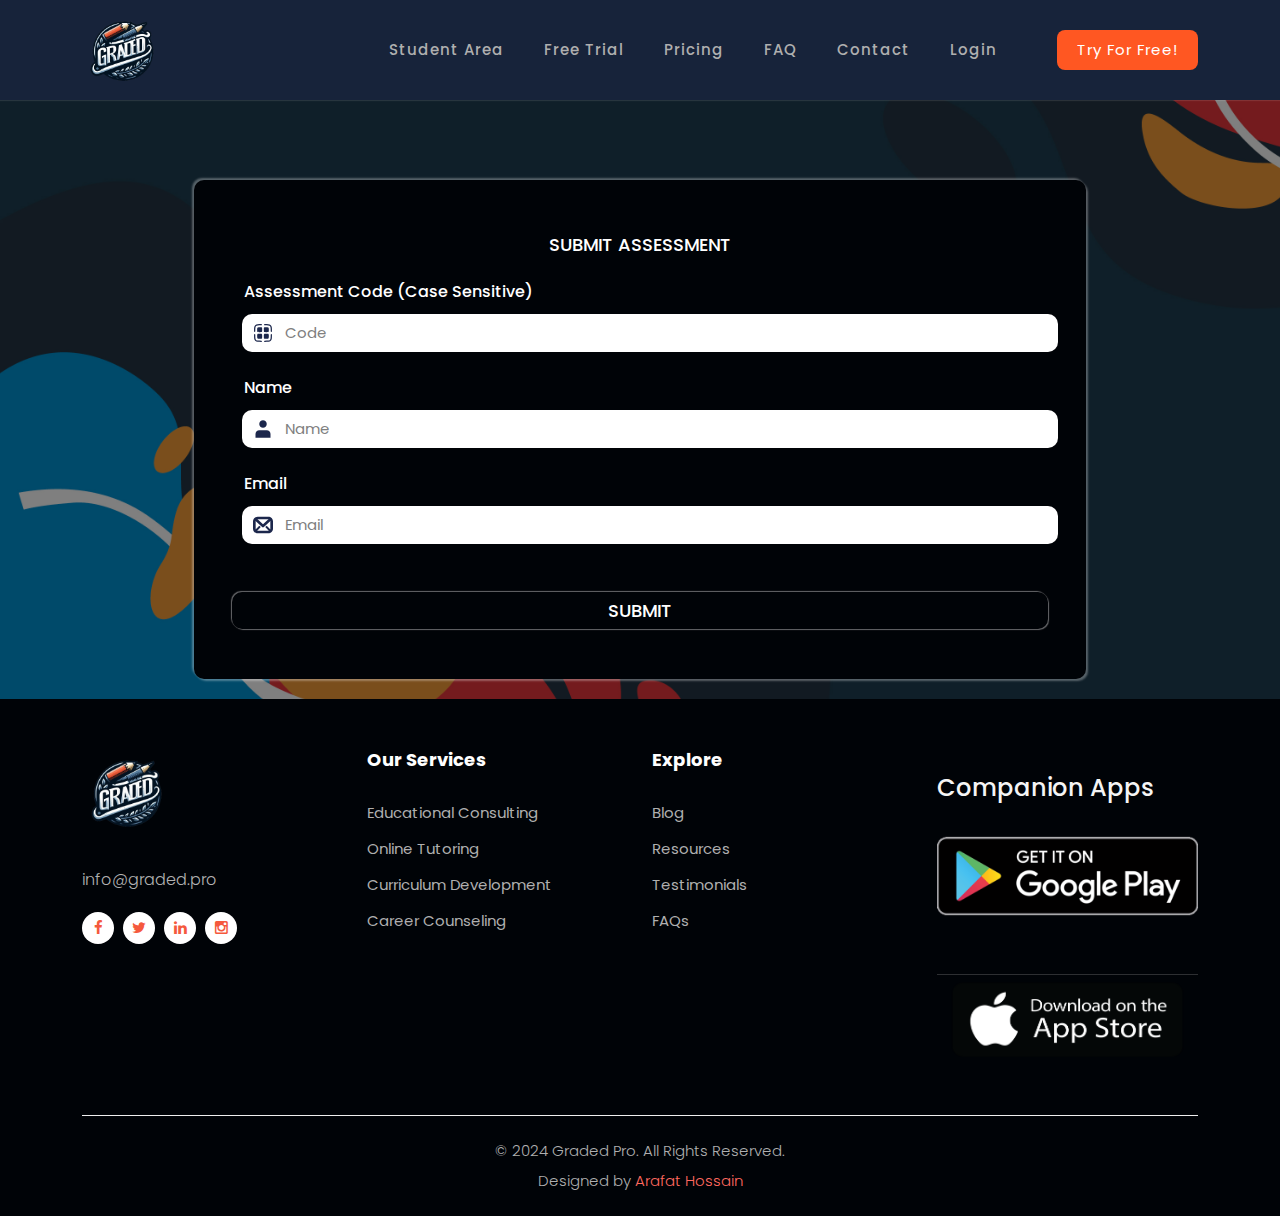
<file: pages/stdSubmit.html>
<!DOCTYPE html>
<html lang="en">
  <head>
    <meta http-equiv="content-type" content="text/html;charset=utf-8" />
    <link />
    <meta charset="utf-8" />
    <link
      rel="apple-touch-icon"
      sizes="76x76"
      href="../assets/images/logo.png"
      alt="AI Marking"
    />
    <link
      rel="icon"
      type="image/png"
      href="../assets/images/logo.png"
      alt="AI Grading"
    />
    <meta http-equiv="X-UA-Compatible" content="IE=edge,chrome=1" />
    <meta
      name="description"
      content="AI grading tool for teachers and educators. Cutting-edge AI grading with handwriting recognition. Try it free today."
    />
    <meta name="stdSubmitor" content="Graded Pro" />
    <link rel="canonical" href="index.html" />
    <title>AI Grading for Teachers - Graded Pro</title>
    <meta
      content="width=device-width, initial-scale=1.0, maximum-scale=1.0, user-scalable=0, shrink-to-fit=no"
      name="viewport"
    />
    <!--     Fonts and icons     -->
    <link
      href="https://fonts.googleapis.com/css2?family=Poppins:wght@100;200;300;400;500;600;700;800;900&display=swap"
      rel="stylesheet"
    />

    <meta name="referrer" content="origin" />

    <!-- Bootstrap core CSS -->
    <link href="../vendor/bootstrap/css/bootstrap.min.css" rel="stylesheet" />

    <!-- Additional CSS Files -->
    <link rel="stylesheet" href="../assets/css/fontawesome.css" />
    <link rel="stylesheet" href="../assets/css/style.css" />
    <link rel="stylesheet" href="../assets/css/animated.css" />
    <link rel="stylesheet" href="../assets/css/owl.css" />

    <style>
      button {
        background-color: transparent;
        border: none;
        outline: none;
      }
      input {
        outline: none;
        border: none;
        background-color: transparent;
        font-size: 16px;
        font-weight: 500;
        color: black;
      }
      input::placeholder {
        color: gray;
        font-size: 15px;
        font-weight: 400;
      }
      label {
        color: #fff;
        font-size: 16px;
        font-weight: 500;
        text-align: left;
        padding-bottom: 10px;
      }
      img {
        width: 100%;
        height: 100%;
        object-fit: cover;
      }
      .header-area-rest-page {
        background-color: #17233a !important;
      }
      .stdSubmit-body {
        position: relative;
        width: 100%;
        left: 0;
        right: 0;
        padding-top: 180px;
        padding-bottom: 20px;
        background-color: #000307;
        background: url("../assets/images//education.jpg") no-repeat center
          center / cover;
      }
      .overlay {
        position: absolute;
        top: 0;
        left: 0;
        right: 0;
        bottom: 0;
        width: 100%;
        height: 100%;
        background-color: rgba(0, 0, 0, 0.5);
      }
      .std-form {
        position: relative;
        width: 80%;
        margin: 0 auto;
        text-align: center;
        background-color: #000307;
        padding: 50px;
        border-radius: 10px;
        box-shadow: 2px 2px 2px rgba(255, 255, 255, 0.3),
          -2px -2px 2px rgba(255, 255, 255, 0.3);
        transition: 0.5s;
      }
      .std-form:hover {
        box-shadow: 0 4px 6px rgba(255, 87, 34, 0.3),
          0 -4px 6px rgba(255, 87, 34, 0.2), 0 0 10px rgba(255, 255, 255, 0.5),
          -4px 0 6px rgba(255, 87, 34, 0.2), 4px 0 6px rgba(255, 87, 34, 0.2);
      }
      .form-title {
        color: #fff;
        font-size: 18px;
        font-weight: 500;
        padding-bottom: 20px;
      }
      .form-filed {
        background-color: #fff;
        display: flex;
        align-items: center;
        padding: 5px 10px;
        gap: 10px;
        border-radius: 10px;
        margin-left: 10px;
        border: 1px solid transparent;
        transition: border 0.3s ease;
      }
      .form-filed:focus-within {
        border: 1px solid #ff5722;
      }
      .form-filed input {
        flex: 1;
      }
      .std-btn {
        background-color: #000307;
        color: #fff;
        font-size: 18px;
        font-weight: 500;
        text-transform: uppercase;
        border-radius: 10px;
        padding: 5px 10px;
        cursor: pointer;
        transition: all 1s ease-in-out;
        box-shadow: 1px 1px 1px rgba(255, 255, 255, 0.4),
          -1px -1px 1px rgba(255, 255, 255, 0.4);
      }
      .std-btn:hover {
        background-color: #ff5722;
      }
    </style>
  </head>

  <body>
    <!-- ***** Header Area Start ***** -->
    <header
      class="header-area header-area-rest-page header-sticky wow slideInDown"
      data-wow-duration="0.75s"
      data-wow-delay="0s"
    >
      <div class="container">
        <div class="row">
          <div class="col-12">
            <nav class="main-nav">
              <!-- ***** Logo Start ***** -->
              <a href="../index.html" class="logo">
                <img
                  style="width: 80px"
                  src="../assets/images/logo.png"
                  alt=""
                />
              </a>
              <!-- ***** Logo End ***** -->
              <!-- ***** Menu Start ***** -->
              <ul class="nav">
                <li>
                  <a href="./stdSubmit.html">Student Area</a>
                </li>
                <li class="scroll-to-section">
                  <a href="../index.html#free-trial">Free Trial</a>
                </li>
                <li class="scroll-to-section">
                  <a href="../index.html#pricing">Pricing</a>
                </li>
                <li>
                  <a href="./faq.html">FAQ</a>
                </li>
                <li><a href="./contact.html">Contact</a></li>
                <li>
                  <a href="./auth.html">Login</a>
                </li>
                <li>
                  <a class="cta-button" href="#" style="color: #fff"
                    >Try For Free!</a
                  >
                </li>
              </ul>
              <a class="menu-trigger">
                <span>Menu</span>
              </a>
              <!-- ***** Menu End ***** -->
            </nav>
          </div>
        </div>
      </div>
    </header>
    <!-- ***** Header Area End ***** -->

    <div class="stdSubmit-body">
      <div class="overlay"></div>
      <div class="container">
        <form action="#" class="std-form">
          <p class="form-title">SUBMIT ASSESSMENT</p>
          <div>
            <div class="row">
              <label for="code">Assessment Code (Case Sensitive)</label>
              <div class="form-filed">
                <svg
                  width="20px"
                  height="20px"
                  viewBox="0 0 24 24"
                  fill="none"
                  xmlns="http://www.w3.org/2000/svg"
                >
                  <path
                    d="M14 2.75C15.9068 2.75 17.2615 2.75159 18.2892 2.88976C19.2952 3.02503 19.8749 3.27869 20.2981 3.7019C20.7213 4.12511 20.975 4.70476 21.1102 5.71085C21.2484 6.73851 21.25 8.09318 21.25 10C21.25 10.4142 21.5858 10.75 22 10.75C22.4142 10.75 22.75 10.4142 22.75 10V9.94359C22.75 8.10583 22.75 6.65019 22.5969 5.51098C22.4392 4.33856 22.1071 3.38961 21.3588 2.64124C20.6104 1.89288 19.6614 1.56076 18.489 1.40314C17.3498 1.24997 15.8942 1.24998 14.0564 1.25H14C13.5858 1.25 13.25 1.58579 13.25 2C13.25 2.41421 13.5858 2.75 14 2.75Z"
                    fill="#1C274C"
                  />
                  <path
                    d="M9.94358 1.25H10C10.4142 1.25 10.75 1.58579 10.75 2C10.75 2.41421 10.4142 2.75 10 2.75C8.09318 2.75 6.73851 2.75159 5.71085 2.88976C4.70476 3.02503 4.12511 3.27869 3.7019 3.7019C3.27869 4.12511 3.02503 4.70476 2.88976 5.71085C2.75159 6.73851 2.75 8.09318 2.75 10C2.75 10.4142 2.41421 10.75 2 10.75C1.58579 10.75 1.25 10.4142 1.25 10V9.94358C1.24998 8.10583 1.24997 6.65019 1.40314 5.51098C1.56076 4.33856 1.89288 3.38961 2.64124 2.64124C3.38961 1.89288 4.33856 1.56076 5.51098 1.40314C6.65019 1.24997 8.10583 1.24998 9.94358 1.25Z"
                    fill="#1C274C"
                  />
                  <path
                    d="M5.52721 5.52721C5 6.05442 5 6.90295 5 8.6C5 9.73137 5 10.2971 5.35147 10.6485C5.70294 11 6.26863 11 7.4 11H8.6C9.73137 11 10.2971 11 10.6485 10.6485C11 10.2971 11 9.73137 11 8.6V7.4C11 6.26863 11 5.70294 10.6485 5.35147C10.2971 5 9.73137 5 8.6 5C6.90295 5 6.05442 5 5.52721 5.52721Z"
                    fill="#1C274C"
                  />
                  <path
                    d="M5.52721 18.4728C5 17.9456 5 17.0971 5 15.4C5 14.2686 5 13.7029 5.35147 13.3515C5.70295 13 6.26863 13 7.4 13H8.6C9.73137 13 10.2971 13 10.6485 13.3515C11 13.7029 11 14.2686 11 15.4V16.6C11 17.7314 11 18.2971 10.6485 18.6485C10.2971 19 9.73138 19 8.60002 19C6.90298 19 6.05441 19 5.52721 18.4728Z"
                    fill="#1C274C"
                  />
                  <path
                    d="M13 7.4C13 6.26863 13 5.70294 13.3515 5.35147C13.7029 5 14.2686 5 15.4 5C17.0971 5 17.9456 5 18.4728 5.52721C19 6.05442 19 6.90295 19 8.6C19 9.73137 19 10.2971 18.6485 10.6485C18.2971 11 17.7314 11 16.6 11H15.4C14.2686 11 13.7029 11 13.3515 10.6485C13 10.2971 13 9.73137 13 8.6V7.4Z"
                    fill="#1C274C"
                  />
                  <path
                    d="M13.3515 18.6485C13 18.2971 13 17.7314 13 16.6V15.4C13 14.2686 13 13.7029 13.3515 13.3515C13.7029 13 14.2686 13 15.4 13H16.6C17.7314 13 18.2971 13 18.6485 13.3515C19 13.7029 19 14.2686 19 15.4C19 17.097 19 17.9456 18.4728 18.4728C17.9456 19 17.0971 19 15.4 19C14.2687 19 13.7029 19 13.3515 18.6485Z"
                    fill="#1C274C"
                  />
                  <path
                    d="M22 13.25C22.4142 13.25 22.75 13.5858 22.75 14V14.0564C22.75 15.8942 22.75 17.3498 22.5969 18.489C22.4392 19.6614 22.1071 20.6104 21.3588 21.3588C20.6104 22.1071 19.6614 22.4392 18.489 22.5969C17.3498 22.75 15.8942 22.75 14.0564 22.75H14C13.5858 22.75 13.25 22.4142 13.25 22C13.25 21.5858 13.5858 21.25 14 21.25C15.9068 21.25 17.2615 21.2484 18.2892 21.1102C19.2952 20.975 19.8749 20.7213 20.2981 20.2981C20.7213 19.8749 20.975 19.2952 21.1102 18.2892C21.2484 17.2615 21.25 15.9068 21.25 14C21.25 13.5858 21.5858 13.25 22 13.25Z"
                    fill="#1C274C"
                  />
                  <path
                    d="M2.75 14C2.75 13.5858 2.41421 13.25 2 13.25C1.58579 13.25 1.25 13.5858 1.25 14V14.0564C1.24998 15.8942 1.24997 17.3498 1.40314 18.489C1.56076 19.6614 1.89288 20.6104 2.64124 21.3588C3.38961 22.1071 4.33856 22.4392 5.51098 22.5969C6.65019 22.75 8.10583 22.75 9.94359 22.75H10C10.4142 22.75 10.75 22.4142 10.75 22C10.75 21.5858 10.4142 21.25 10 21.25C8.09318 21.25 6.73851 21.2484 5.71085 21.1102C4.70476 20.975 4.12511 20.7213 3.7019 20.2981C3.27869 19.8749 3.02503 19.2952 2.88976 18.2892C2.75159 17.2615 2.75 15.9068 2.75 14Z"
                    fill="#1C274C"
                  />
                </svg>
                <input type="text" placeholder="Code" id="code" />
              </div>
            </div>
            <div class="row mt-4">
              <label for="name">Name</label>
              <div class="form-filed">
                <svg
                  width="20px"
                  height="20px"
                  viewBox="0 0 16 16"
                  fill="none"
                  xmlns="http://www.w3.org/2000/svg"
                >
                  <path
                    d="M8 7C9.65685 7 11 5.65685 11 4C11 2.34315 9.65685 1 8 1C6.34315 1 5 2.34315 5 4C5 5.65685 6.34315 7 8 7Z"
                    fill="#1C274C"
                  />
                  <path
                    d="M14 12C14 10.3431 12.6569 9 11 9H5C3.34315 9 2 10.3431 2 12V15H14V12Z"
                    fill="#1C274C"
                  />
                </svg>
                <input type="text" placeholder="Name" id="name" />
              </div>
            </div>
            <div class="row mt-4">
              <label for="email">Email</label>
              <div class="form-filed">
                <svg
                  viewBox="0 0 600 600"
                  version="1.1"
                  id="svg9724"
                  sodipodi:docname="email-close.svg"
                  inkscape:version="1.2.2 (1:1.2.2+202212051550+b0a8486541)"
                  width="20"
                  height="20"
                  xmlns:inkscape="http://www.inkscape.org/namespaces/inkscape"
                  xmlns:sodipodi="http://sodipodi.sourceforge.net/DTD/sodipodi-0.dtd"
                  xmlns="http://www.w3.org/2000/svg"
                  xmlns:svg="http://www.w3.org/2000/svg"
                >
                  <defs id="defs9728" />
                  <sodipodi:namedview
                    id="namedview9726"
                    pagecolor="#1C274C"
                    bordercolor="#1C274C"
                    borderopacity="1.0"
                    inkscape:showpageshadow="2"
                    inkscape:pageopacity="0.0"
                    inkscape:pagecheckerboard="0"
                    inkscape:deskcolor="#1C274C"
                    showgrid="true"
                    inkscape:zoom="0.59480855"
                    inkscape:cx="617.84586"
                    inkscape:cy="313.54627"
                    inkscape:window-width="1920"
                    inkscape:window-height="1009"
                    inkscape:window-x="0"
                    inkscape:window-y="1080"
                    inkscape:window-maximized="1"
                    inkscape:current-layer="g10449"
                    showguides="true"
                  >
                    <inkscape:grid
                      type="xygrid"
                      id="grid9972"
                      originx="0"
                      originy="0"
                    />
                    <sodipodi:guide
                      position="300,520"
                      orientation="1,0"
                      id="guide385"
                      inkscape:locked="false"
                    />
                  </sodipodi:namedview>

                  <g
                    id="g10449"
                    transform="matrix(0.95173205,0,0,0.95115787,13.901174,12.168794)"
                    style="stroke-width: 1.05103"
                  >
                    <g
                      id="path10026"
                      inkscape:transform-center-x="-0.59233046"
                      inkscape:transform-center-y="-20.347403"
                      transform="matrix(1.3807551,0,0,1.2700888,273.60014,263.99768)"
                    />
                    <g
                      id="g11314"
                      transform="matrix(1.5092301,0,0,1.3955555,36.774048,-9.4503933)"
                      style="stroke-width: 50.6951"
                    />
                    <path
                      style="
                        color: #1c274c;
                        fill: #1c274c;
                        stroke-linecap: round;
                        stroke-linejoin: round;
                        -inkscape-stroke: none;
                        paint-order: stroke fill markers;
                      "
                      d="m 132.50586,39.773437 c -80.786884,0 -147.111329,66.380993 -147.111329,147.175783 v 231.32422 c 0,80.79479 66.324445,147.17578 147.111329,147.17578 h 336.20508 c 80.78688,0 147.11328,-66.38099 147.11328,-147.17578 V 186.94922 c 0,-80.79479 -66.3264,-147.175783 -147.11328,-147.175783 z m 0,84.082033 h 336.20508 c 35.63231,0 63.02929,27.39904 63.02929,63.09375 v 231.32422 c 0,35.69471 -27.39698,63.09375 -63.02929,63.09375 H 132.50586 c -35.63231,0 -63.029298,-27.39904 -63.029298,-63.09375 V 186.94922 c 0,-35.69471 27.396988,-63.09375 63.029298,-63.09375 z"
                      id="rect240"
                    />
                    <path
                      style="
                        color: #1c274c;
                        fill: #1c274c;
                        stroke-linecap: round;
                        stroke-linejoin: round;
                        -inkscape-stroke: none;
                      "
                      d="M 67.464844,81.886719 A 42.041302,42.041302 0 0 0 38.351562,95.591797 42.041302,42.041302 0 0 0 41.162109,154.98047 L 272.31836,365.25195 a 42.045506,42.045506 0 0 0 56.58008,0 L 560.05469,154.98047 a 42.041302,42.041302 0 0 0 2.81054,-59.388673 42.041302,42.041302 0 0 0 -59.38867,-2.808594 L 300.60937,277.31836 97.740234,92.783203 A 42.041302,42.041302 0 0 0 67.464844,81.886719 Z"
                      id="path404"
                    />
                    <g id="g1810" transform="translate(-0.51901729)">
                      <path
                        style="
                          color: #1c274c;
                          fill: #1c274c;
                          -inkscape-stroke: none;
                        "
                        d="m 418.54102,322.93555 -45.69727,43.45898 130.79492,137.53125 45.69727,-43.45898 z"
                        id="path1686"
                      />
                      <path
                        style="
                          color: #1c274c;
                          fill: #1c274c;
                          -inkscape-stroke: none;
                        "
                        d="M 183.54297,323.11719 52.748047,462.84961 98.787109,505.94531 229.58203,366.21289 Z"
                        id="path1686-3"
                      />
                    </g>
                  </g>
                </svg>
                <input type="email" placeholder="Email" id="email" />
              </div>
            </div>
            <div class="row mt-5">
              <button class="std-btn">submit</button>
            </div>
          </div>
        </form>
      </div>
    </div>

    <!-- footer start-->
    <footer>
      <div class="container">
        <div class="row">
          <div class="col-sm-6 col-lg-3 custom_center">
            <div class="about-footer footer-item">
              <div class="logo">
                <a href="../index.html">
                  <img src="../assets/images/logo.png" />
                </a>
              </div>
              <a href="mailto:info@graded.pro">info@graded.pro</a>
              <ul class="social-links">
                <li>
                  <a href="#"><i class="fa fa-facebook"></i></a>
                </li>
                <li>
                  <a href="#"><i class="fa fa-twitter"></i></a>
                </li>
                <li>
                  <a href="#"><i class="fa fa-linkedin"></i></a>
                </li>
                <li>
                  <a href="#"><i class="fa fa-instagram"></i></a>
                </li>
              </ul>
            </div>
          </div>

          <div class="col-sm-6 col-lg-3 custom_center">
            <div class="services-footer footer-item">
              <h4>Our Services</h4>
              <ul>
                <li><a href="#">Educational Consulting</a></li>
                <li><a href="#">Online Tutoring</a></li>
                <li><a href="#">Curriculum Development</a></li>
                <li><a href="#">Career Counseling</a></li>
              </ul>
            </div>
          </div>

          <div class="col-sm-6 col-lg-3 custom_center">
            <div class="footer-item footer-community">
              <h4>Explore</h4>
              <ul>
                <li><a href="#">Blog</a></li>
                <li><a href="#">Resources</a></li>
                <li><a href="#">Testimonials</a></li>
                <li><a href="#">FAQs</a></li>
              </ul>
            </div>
          </div>

          <div class="col-sm-6 col-lg-3 custom_center">
            <div class="footer-app">
              <h4 style="color: #f5f5f5; transform: translateY(25px)">
                Companion Apps
              </h4>
              <a href="#">
                <img src="../assets/images/gPlay .png" alt="play store" />
              </a>
              <hr style="background-color: #b2b2b2; margin: 0" />
              <a href="#">
                <img src="../assets/images/appStore.png" alt="app store" />
              </a>
            </div>
          </div>

          <div class="col-lg-12">
            <div class="copyright">
              <p>
                © 2024 Graded Pro. All Rights Reserved.<br />
                Designed by
                <a href="https://www.freelancer.com/u/arafatWebDev"
                  >Arafat Hossain</a
                >
              </p>
            </div>
          </div>
        </div>
      </div>
    </footer>
    <!-- footer end-->

    <!-- Scripts -->

    <script src="../vendor/jquery/jquery.min.js"></script>
    <script src="../vendor/bootstrap/js/bootstrap.bundle.min.js"></script>
    <script src="../assets/js/owl-carousel.js"></script>
    <script src="../assets/js/animation.js"></script>
    <script src="../assets/js/imagesloaded.js"></script>

    <script src="../assets/js/custom.js"></script>
  </body>
</html>
</file>
<file: assets/css/style.css>
/* ---------------------------------------------
Table of contents
------------------------------------------------
01. font & reset css
02. reset
03. global styles
04. hero (header + main banner)
05. about
06. services
07. features
08. free trial
09. pricing
10. testimonials
11. footer

--------------------------------------------- */
/* 
---------------------------------------------
font & reset css
--------------------------------------------- 
*/
/* 
---------------------------------------------
reset
--------------------------------------------- 
*/
html,
body,
div,
span,
applet,
object,
iframe,
h1,
h2,
h3,
h4,
h5,
h6,
p,
blockquote,
div pre,
a,
abbr,
acronym,
address,
big,
cite,
code,
del,
dfn,
em,
font,
img,
ins,
kbd,
q,
s,
samp,
small,
strike,
strong,
sub,
sup,
tt,
var,
b,
u,
i,
center,
dl,
dt,
dd,
ol,
ul,
li,
figure,
header,
nav,
section,
article,
aside,
footer,
figcaption {
  margin: 0;
  padding: 0;
  border: 0;
  outline: 0;
}

/* clear fix */
.grid:after {
  content: "";
  display: block;
  clear: both;
}

/* ---- .grid-item ---- */
.grid-sizer,
.grid-item {
  width: 50%;
}

.grid-item {
  float: left;
}

.grid-item img {
  width: 100%;
  height: 100%;
  object-fit: cover;
}

.clearfix:after {
  content: ".";
  display: block;
  clear: both;
  visibility: hidden;
  line-height: 0;
  height: 0;
}

.clearfix {
  display: inline-block;
}

html[xmlns] .clearfix {
  display: block;
}

* html .clearfix {
  height: 1%;
}

ul,
li {
  padding: 0;
  margin: 0;
  list-style: none;
}

header,
nav,
section,
article,
aside,
footer,
hgroup {
  display: block;
}

* {
  box-sizing: border-box;
}

html,
body {
  font-family: "Poppins", sans-serif;
  font-weight: 400;
  background-color: #000307;
  -ms-text-size-adjust: 100%;
  -webkit-font-smoothing: antialiased;
  -moz-osx-font-smoothing: grayscale;
}

a {
  text-decoration: none !important;
}

h1,
h2,
h3,
h4,
h5,
h6 {
  margin-top: 0px;
  margin-bottom: 0px;
}

ul {
  margin-bottom: 0px;
}
a {
  display: inline-block;
}
p {
  font-size: 15px;
  line-height: 30px;
  font-weight: 300;
  color: #afafaf;
}

img {
  width: 100%;
  overflow: hidden;
}

/* 
---------------------------------------------
global styles
--------------------------------------------- 
*/
:root {
  /*========== Colors ==========*/
  /*Color mode HSL(hue, saturation, lightness)*/
  --white-color: #fff;
  --black-color: hsl(210, 12%, 15%);
  --body-color: hsl(210, 16%, 12%);
  --container-color: hsl(210, 24%, 8%);
  /*========== Font and typography ==========*/
  /*.5rem = 8px | 1rem = 16px ...*/
  --body-font: "Poppins", sans-serif;
  --h2-font-size: 1.25rem;
  --normal-font-size: 0.938rem;
}
html,
body {
  background: #000307;
  font-family: "Poppins", sans-serif;
}

::selection {
  background: #f5593d;
  color: #fff !important;
}

::-moz-selection {
  background: #f5593d;
  color: #fff !important;
}
/* Call-to-action Button */
.cta-button {
  font-size: 16px;
  text-transform: uppercase;
  padding: 12px 24px;
  background-color: #ff5722;
  border: none;
  color: #ffffff;
  border-radius: 8px;
  cursor: pointer;
  transition: background-color 0.3s ease, transform 0.3s ease;
}

.cta-button:hover {
  color: #fff;
  background-color: #ff784e;
  transform: translateY(-5px);
  box-shadow: 0 6px 15px rgba(255, 87, 34, 0.7);
}
@media (max-width: 991px) {
  html,
  body {
    overflow-x: hidden;
  }
  .mobile-top-fix {
    margin-top: 30px;
    margin-bottom: 0px;
  }
  .mobile-bottom-fix {
    margin-bottom: 30px;
  }
  .mobile-bottom-fix-big {
    margin-bottom: 60px;
  }
}

.page-section {
  margin-top: 120px;
}

.section-heading {
  position: relative;
  z-index: 2;
}

.section-heading h6 {
  font-size: 15px;
  font-weight: 700;
  color: #f5593d;
  text-transform: uppercase;
  margin-bottom: 15px;
}

.section-heading h4 {
  color: #fff;
  font-size: 35px;
  font-weight: 700;
  text-transform: capitalize;
  margin-bottom: 25px;
}

.section-heading h4 em {
  font-style: normal;
  color: #f5593d;
}

.section-heading .line-dec {
  width: 50px;
  height: 2px;
  background-color: #f5593d;
}

.border-first-button a {
  text-transform: uppercase !important;
  display: inline-block !important;
  padding: 10px 20px !important;
  color: #fff !important;
  background-color: #f5593d !important;
  border: 1px solid #f5593d !important;
  border-radius: 23px;
  font-weight: 500 !important;
  letter-spacing: 0.3px !important;
  transition: all 0.5s;
}

.border-first-button a:hover {
  background-color: #f33816 !important;
  border: 1px solid #f33816 !important;
}

/* 
---------------------------------------------
hero (header + main banner)
--------------------------------------------- 
*/

.hero {
  position: relative;
  width: 100%;
  height: 100vh;
  background-color: red;
  background: url("../images/education.jpg") no-repeat center center / cover;
}
.hero .hero_overlay {
  position: absolute;
  left: 0;
  right: 0;
  width: 100%;
  height: 100%;
  background-color: rgba(0, 0, 0, 0.5);
}

/* 
---------------------------------------------
header
--------------------------------------------- 
*/

.background-header {
  background-color: #17233a !important;
  height: 80px !important;
  position: fixed !important;
  top: 0px;
  left: 0px;
  right: 0px;
  box-shadow: 0px 5px 8px rgba(0, 0, 0, 0.03);
}

.background-header .logo,
.background-header .main-nav .nav li a {
  color: #fff;
}

.background-header .nav li a.active {
  position: relative;
  color: #fff;
}

.background-header .nav li a.active:after {
  position: absolute;
  width: 100%;
  height: 1px;
  background-color: #fff;
  content: "";
  left: 50%;
  bottom: -20px;
  transform: translateX(-50%);
}

.background-header .nav li:last-child a.active:after {
  background-color: #fff;
}

.header-area {
  background-color: transparent !important;
  box-shadow: 0 1px 1px rgba(255, 255, 255, 0.1);
  position: absolute;
  left: 0px;
  right: 0px;
  z-index: 100;
  height: 100px;
  -webkit-transition: all 0.5s ease 0s;
  -moz-transition: all 0.5s ease 0s;
  -o-transition: all 0.5s ease 0s;
  transition: all 0.5s ease 0s;
}

.header-area .main-nav .logo {
  float: left;
  -webkit-transition: all 0.3s ease 0s;
  -moz-transition: all 0.3s ease 0s;
  -o-transition: all 0.3s ease 0s;
  transition: all 0.3s ease 0s;
}

.header-area .main-nav .logo {
  line-height: 100px;
  float: left;
  -webkit-transition: all 0.3s ease 0s;
  -moz-transition: all 0.3s ease 0s;
  -o-transition: all 0.3s ease 0s;
  transition: all 0.3s ease 0s;
}

.background-header .main-nav .logo {
  line-height: 80px;
}

.background-header .main-nav .nav {
  margin-top: 20px !important;
}

.header-area .main-nav .nav {
  float: right;
  margin-top: 30px;
  margin-right: 0px;
  background-color: transparent;
  -webkit-transition: all 0.3s ease 0s;
  -moz-transition: all 0.3s ease 0s;
  -o-transition: all 0.3s ease 0s;
  transition: all 0.3s ease 0s;
  position: relative;
  z-index: 999;
}

.header-area .main-nav .nav li {
  padding-left: 20px;
  padding-right: 20px;
}

.header-area .main-nav .nav li:last-child {
  padding-right: 0px;
  padding-left: 40px;
}

.header-area .main-nav .nav li:last-child a,
.background-header .main-nav .nav li:last-child a {
  padding: 0px 20px !important;
  font-weight: 400;
}

.header-area .main-nav .nav li:last-child a:hover,
.background-header .main-nav .nav li:last-child a:hover {
  color: #fff !important;
}

.header-area .main-nav .nav li a {
  display: block;
  font-weight: 500;
  font-size: 15px;
  color: #afafaf;
  text-transform: capitalize;
  -webkit-transition: all 0.3s ease 0s;
  -moz-transition: all 0.3s ease 0s;
  -o-transition: all 0.3s ease 0s;
  transition: all 0.3s ease 0s;
  height: 40px;
  line-height: 40px;
  border: transparent;
  letter-spacing: 1px;
}

.header-area .main-nav .nav li:hover a,
.header-area .main-nav .nav li a.active {
  color: #fff !important;
}

.background-header .main-nav .nav li:hover a,
.background-header .main-nav .nav li a.active {
  color: #fff !important;
  opacity: 1;
}

.header-area .main-nav .nav li.submenu {
  position: relative;
  padding-right: 30px;
}

.header-area .main-nav .nav li.submenu:after {
  font-family: FontAwesome;
  content: "\f107";
  font-size: 12px;
  color: #2a2a2a;
  position: absolute;
  right: 18px;
  top: 12px;
}

.background-header .main-nav .nav li.submenu:after {
  color: #2a2a2a;
}

.header-area .main-nav .nav li.submenu ul {
  position: absolute;
  width: 200px;
  box-shadow: 0 2px 28px 0 rgba(0, 0, 0, 0.06);
  overflow: hidden;
  top: 50px;
  opacity: 0;
  transform: translateY(+2em);
  visibility: hidden;
  z-index: -1;
  transition: all 0.3s ease-in-out 0s, visibility 0s linear 0.3s,
    z-index 0s linear 0.01s;
}

.header-area .main-nav .nav li.submenu ul li {
  margin-left: 0px;
  padding-left: 0px;
  padding-right: 0px;
}

.header-area .main-nav .nav li.submenu ul li a {
  opacity: 1;
  display: block;
  background: #f7f7f7;
  color: #2a2a2a !important;
  padding-left: 20px;
  height: 40px;
  line-height: 40px;
  -webkit-transition: all 0.3s ease 0s;
  -moz-transition: all 0.3s ease 0s;
  -o-transition: all 0.3s ease 0s;
  transition: all 0.3s ease 0s;
  position: relative;
  font-size: 13px;
  font-weight: 400;
  border-bottom: 1px solid #eee;
}

.header-area .main-nav .nav li.submenu ul li a:hover {
  background: #17233a;
  padding-left: 25px;
}

.header-area .main-nav .nav li.submenu ul li a:hover:before {
  width: 3px;
}

.header-area .main-nav .nav li.submenu:hover ul {
  visibility: visible;
  opacity: 1;
  z-index: 1;
  transform: translateY(0%);
  transition-delay: 0s, 0s, 0.3s;
}

.header-area .main-nav .menu-trigger {
  cursor: pointer;
  display: block;
  position: absolute;
  top: 33px;
  width: 32px;
  height: 40px;
  text-indent: -9999em;
  z-index: 99;
  right: 40px;
  display: none;
}

.background-header .main-nav .menu-trigger {
  top: 23px;
}

.header-area .main-nav .menu-trigger span,
.header-area .main-nav .menu-trigger span:before,
.header-area .main-nav .menu-trigger span:after {
  -moz-transition: all 0.4s;
  -o-transition: all 0.4s;
  -webkit-transition: all 0.4s;
  transition: all 0.4s;
  background-color: #fff;
  display: block;
  position: absolute;
  width: 30px;
  height: 2px;
  left: 0;
}

.background-header .main-nav .menu-trigger span,
.background-header .main-nav .menu-trigger span:before,
.background-header .main-nav .menu-trigger span:after {
  background-color: #fff;
}

.header-area .main-nav .menu-trigger span:before,
.header-area .main-nav .menu-trigger span:after {
  -moz-transition: all 0.4s;
  -o-transition: all 0.4s;
  -webkit-transition: all 0.4s;
  transition: all 0.4s;
  background-color: #fff;
  display: block;
  position: absolute;
  width: 30px;
  height: 2px;
  left: 0;
  width: 75%;
}

.background-header .main-nav .menu-trigger span:before,
.background-header .main-nav .menu-trigger span:after {
  background-color: #fff;
}

.header-area .main-nav .menu-trigger span:before,
.header-area .main-nav .menu-trigger span:after {
  content: "";
}

.header-area .main-nav .menu-trigger span {
  top: 16px;
}

.header-area .main-nav .menu-trigger span:before {
  -moz-transform-origin: 33% 100%;
  -ms-transform-origin: 33% 100%;
  -webkit-transform-origin: 33% 100%;
  transform-origin: 33% 100%;
  top: -10px;
  z-index: 10;
}

.header-area .main-nav .menu-trigger span:after {
  -moz-transform-origin: 33% 0;
  -ms-transform-origin: 33% 0;
  -webkit-transform-origin: 33% 0;
  transform-origin: 33% 0;
  top: 10px;
}

.header-area .main-nav .menu-trigger.active span,
.header-area .main-nav .menu-trigger.active span:before,
.header-area .main-nav .menu-trigger.active span:after {
  background-color: transparent;
  width: 100%;
}

.header-area .main-nav .menu-trigger.active span:before {
  -moz-transform: translateY(6px) translateX(1px) rotate(45deg);
  -ms-transform: translateY(6px) translateX(1px) rotate(45deg);
  -webkit-transform: translateY(6px) translateX(1px) rotate(45deg);
  transform: translateY(6px) translateX(1px) rotate(45deg);
  background-color: #fff;
}

.background-header .main-nav .menu-trigger.active span:before {
  background-color: #fff;
}

.header-area .main-nav .menu-trigger.active span:after {
  -moz-transform: translateY(-6px) translateX(1px) rotate(-45deg);
  -ms-transform: translateY(-6px) translateX(1px) rotate(-45deg);
  -webkit-transform: translateY(-6px) translateX(1px) rotate(-45deg);
  transform: translateY(-6px) translateX(1px) rotate(-45deg);
  background-color: #fff;
}

.background-header .main-nav .menu-trigger.active span:after {
  background-color: #fff;
}

.header-area.header-sticky {
  min-height: 80px;
}

.header-area .nav {
  margin-top: 30px;
}

.header-area.header-sticky .nav li a.active {
  color: #fff;
}

@media (max-width: 1200px) {
  .header-area .main-nav .nav li {
    padding-left: 12px;
    padding-right: 12px;
  }
  .header-area .main-nav:before {
    display: none;
  }
  .computerSFont {
    font-size: 17px !important;
  }
}

@media (max-width: 992px) {
  .main-banner .left-content {
    margin-bottom: 30px;
  }
  .header-area .main-nav .nav li:last-child,
  .background-header .main-nav .nav li:last-child {
    display: none;
  }
  .header-area .main-nav .nav li:nth-child(6),
  .background-header .main-nav .nav li:nth-child(6) {
    padding-right: 0px;
  }
  .background-header .nav li a.active:after {
    display: none;
  }
}

@media (max-width: 767px) {
  .background-header .main-nav .nav {
    margin-top: 80px !important;
  }
  .header-area .main-nav .logo {
    color: #1e1e1e;
  }
  .header-area.header-sticky .nav li a:hover,
  .header-area.header-sticky .nav li a.active {
    color: #fff !important;
    opacity: 1;
  }
  .header-area.header-sticky .nav li.search-icon a {
    width: 100%;
  }
  .header-area {
    background-color: #17233a;
    padding: 0px 15px;
    height: 100px;
    box-shadow: none;
    text-align: center;
    box-shadow: 0px 5px 8px rgba(0, 0, 0, 0.03);
  }
  .header-area .container {
    padding: 0px;
  }
  .header-area .logo {
    margin-left: 30px;
  }
  .header-area .menu-trigger {
    display: block !important;
  }
  .header-area .main-nav {
    overflow: hidden;
  }
  .header-area .main-nav .nav {
    float: none;
    width: 100%;
    display: none;
    -webkit-transition: all 0s ease 0s;
    -moz-transition: all 0s ease 0s;
    -o-transition: all 0s ease 0s;
    transition: all 0s ease 0s;
    margin-left: 0px;
  }
  .background-header .nav {
    margin-top: 80px;
  }
  .header-area .main-nav .nav li:first-child {
    border-top: 1px solid #afafaf;
  }
  .header-area.header-sticky .nav {
    margin-top: 100px;
  }
  .header-area .main-nav .nav li {
    width: 100%;
    background: transparent;
    border-bottom: 1px solid #afafaf;
    padding-left: 0px !important;
    padding-right: 0px !important;
  }
  .header-area .main-nav .nav li a {
    height: 50px !important;
    line-height: 50px !important;
    padding: 0px !important;
    border: none !important;
    background: #17233a !important;
    color: #afafaf !important;
  }
  .header-area .main-nav .nav li a:hover {
    background: #192841 !important;
    color: #fff !important;
  }
  .header-area .main-nav .nav li.submenu ul {
    position: relative;
    visibility: inherit;
    opacity: 1;
    z-index: 1;
    transform: translateY(0%);
    transition-delay: 0s, 0s, 0.3s;
    top: 0px;
    width: 100%;
    box-shadow: none;
    height: 0px;
  }
  .header-area .main-nav .nav li.submenu ul li a {
    font-size: 12px;
    font-weight: 400;
  }
  .header-area .main-nav .nav li.submenu ul li a:hover:before {
    width: 0px;
  }
  .header-area .main-nav .nav li.submenu ul.active {
    height: auto !important;
  }
  .header-area .main-nav .nav li.submenu:after {
    color: #3b566e;
    right: 25px;
    font-size: 14px;
    top: 15px;
  }
  .header-area .main-nav .nav li.submenu:hover ul,
  .header-area .main-nav .nav li.submenu:focus ul {
    height: 0px;
  }
}

@media (min-width: 767px) {
  .header-area .main-nav .nav {
    display: flex !important;
  }
}

/* 
---------------------------------------------
Banner Style
--------------------------------------------- 
*/

.main-banner-wrapper {
  position: absolute;
  top: 200px;
  left: 0;
  right: 0;
  height: 100vh;
}
.main-banner .left-content h6 {
  text-transform: capitalize;
  font-size: 30px;
  font-weight: 700;
  color: #fff;
  margin-bottom: 15px;
  text-transform: uppercase;
}

.main-banner .left-content h2 {
  z-index: 2;
  position: relative;
  font-weight: 700;
  font-size: 40px;
  color: #fff;
  margin-bottom: 20px;
}

.main-banner .left-content p {
  margin-bottom: 30px;
  background-color: #000307;
  border-radius: 15px;
  padding: 10px;
  color: #b2b2b2;
  opacity: 0.8;
  font-size: 14px;
  line-height: normal;
  font-weight: normal;
}

/* 
---------------------------------------------
New Addition
--------------------------------------------- 
*/
.new-addition {
  padding-bottom: 100px;
  background-color: #000307;
  position: relative;
  margin-bottom: -30px;
  padding-top: 120px;
  margin-top: 0px;
}
.new-addition .section-heading {
  text-align: center;
  margin-bottom: 80px;
}

.new-addition .section-heading .line-dec {
  margin: 0 auto;
}

.new-addition .addition-left-dec img {
  width: 220px;
  height: 471px;
  left: 0;
  top: 120px;
  position: absolute;
}

.new-addition .addition-right-dec img {
  width: 730px;
  height: 523px;
  right: 0;
  top: 45px;
  position: absolute;
}

.new-addition .container {
  position: relative;
}
.feature-slider .item {
  --hue-1: 300;
  --hue-2: 350;
  border: 3px solid transparent;
  background: linear-gradient(var(--container-color), var(--container-color))
      padding-box,
    linear-gradient(
        135deg,
        hsl(var(--hue-1), 85%, 70%) 0%,
        var(--container-color),
        var(--container-color),
        hsl(var(--hue-2), 70%, 55%) 100%
      )
      border-box;
  overflow: hidden;
  text-align: center;
  margin: 15px;
  border-radius: 20px;
  color: var(--white-color);
  padding: 30px;
  box-shadow: 0px 0px 15px rgba(0, 0, 0, 0.05);
  transition: all 0.5s ease;
}
.feature-slider .item:hover {
  background: linear-gradient(145deg, #121420, #1a1d2e);
  box-shadow: 0 6px 5px rgba(255, 255, 255, 0.4);
}

.feature-slider .item h4 {
  font-size: 20px;
  font-weight: 700;
  color: #fff;
  margin-bottom: 30px;
  line-height: 30px;
}
.feature-slider .item p,
.feature-slider .item span {
  line-height: normal;
  color: #b2b2b2;
  font-size: 12px;
  font-weight: 500;
}

.feature-slider .item .icon {
  display: flex;
  justify-content: center;
  align-items: center;
}

.feature-slider .item p,
.feature-slider .item ul {
  padding-top: 10px;
  border-top: 0.1px solid gray;
}

.feature-slider .owl-dots {
  text-align: center;
  margin-top: 40px;
}
.feature-slider .owl-dots .owl-dot {
  width: 6px;
  height: 6px;
  background-color: #ff695f;
  border-radius: 50%;
  opacity: 0.3;
  margin: 0px 5px;
}

.feature-slider .owl-dots .active {
  opacity: 1;
  width: 10px;
  height: 10px;
}
/* 
---------------------------------------------
About Style
--------------------------------------------- 
*/

#about {
  padding-top: 50px;
  background-color: #000307;
}

.about-left-image img {
  margin-right: 45px;
}

.about-right-content p {
  margin-top: 30px;
  margin-bottom: 45px;
}

.skills-content {
  position: relative;
  z-index: 1;
  margin-top: -50px;
  background-color: #f5f5f5;
  border-bottom-right-radius: 50px;
  border-bottom-left-radius: 50px;
  padding: 110px 0px 50px 0px;
}

.skill-item {
  text-align: center;
}

.progress {
  width: 150px;
  height: 150px;
  line-height: 150px;
  background: none;
  margin: 0 auto;
  box-shadow: none;
  position: relative;
}
.progress:after {
  content: "";
  width: 100%;
  height: 100%;
  border-radius: 50%;
  border: 5px solid #fff;
  position: absolute;
  top: 0;
  left: 0;
}
.progress > span {
  width: 50%;
  height: 100%;
  overflow: hidden;
  position: absolute;
  top: 0;
  z-index: 1;
}
.progress .progress-left {
  left: 0;
}
.progress .progress-bar {
  width: 100%;
  height: 100%;
  background: none;
  border-width: 5px;
  border-style: solid;
  position: absolute;
  top: 0;
  border-color: #fd6a54;
}

.first-skill-item .progress .progress-bar {
  border-color: #fa65b1;
}

.second-skill-item .progress .progress-bar {
  border-color: #726ae3;
}

.third-skill-item .progress .progress-bar {
  border-color: #f58b56;
}

.progress .progress-left .progress-bar {
  left: 100%;
  border-top-right-radius: 75px;
  border-bottom-right-radius: 75px;
  border-left: 0;
  -webkit-transform-origin: center left;
  transform-origin: center left;
}
.progress .progress-right {
  right: 0;
}
.progress .progress-right .progress-bar {
  left: -100%;
  border-top-left-radius: 75px;
  border-bottom-left-radius: 75px;
  border-right: 0;
  -webkit-transform-origin: center right;
  transform-origin: center right;
}
.progress .progress-value {
  text-align: center;
  color: #fff;
  display: flex;
  width: 100%;
  border-radius: 50%;
  font-size: 35px;
  text-align: center;
  line-height: 25px;
  align-items: center;
  justify-content: center;
  height: 100%;
  font-weight: 700;
}
.progress .progress-value div {
  margin-top: 10px;
}
.progress .progress-value span {
  font-size: 18px;
  text-transform: none;
  color: #b2b2b2;
  font-weight: 300;
}

.progress[data-percentage="10"] .progress-right .progress-bar {
  animation: loading-1 1.5s linear forwards;
}
.progress[data-percentage="10"] .progress-left .progress-bar {
  animation: 0;
}

.progress[data-percentage="20"] .progress-right .progress-bar {
  animation: loading-2 1.5s linear forwards;
}
.progress[data-percentage="20"] .progress-left .progress-bar {
  animation: 0;
}

.progress[data-percentage="30"] .progress-right .progress-bar {
  animation: loading-3 1.5s linear forwards;
}
.progress[data-percentage="30"] .progress-left .progress-bar {
  animation: 0;
}

.progress[data-percentage="40"] .progress-right .progress-bar {
  animation: loading-4 1.5s linear forwards;
}
.progress[data-percentage="40"] .progress-left .progress-bar {
  animation: 0;
}

.progress[data-percentage="50"] .progress-right .progress-bar {
  animation: loading-5 1.5s linear forwards;
}
.progress[data-percentage="50"] .progress-left .progress-bar {
  animation: 0;
}

.progress[data-percentage="60"] .progress-right .progress-bar {
  animation: loading-5 1.5s linear forwards;
}
.progress[data-percentage="60"] .progress-left .progress-bar {
  animation: loading-1 1.5s linear forwards 1.5s;
}

.progress[data-percentage="70"] .progress-right .progress-bar {
  animation: loading-5 1.5s linear forwards;
}
.progress[data-percentage="70"] .progress-left .progress-bar {
  animation: loading-2 1.5s linear forwards 1.5s;
}

.progress[data-percentage="80"] .progress-right .progress-bar {
  animation: loading-5 1.5s linear forwards;
}
.progress[data-percentage="80"] .progress-left .progress-bar {
  animation: loading-3 1.5s linear forwards 1.5s;
}

.progress[data-percentage="90"] .progress-right .progress-bar {
  animation: loading-5 1.5s linear forwards;
}
.progress[data-percentage="90"] .progress-left .progress-bar {
  animation: loading-4 1.5s linear forwards 1.5s;
}

.progress[data-percentage="100"] .progress-right .progress-bar {
  animation: loading-5 1.5s linear forwards;
}
.progress[data-percentage="100"] .progress-left .progress-bar {
  animation: loading-5 1.5s linear forwards 1.5s;
}

@keyframes loading-1 {
  0% {
    -webkit-transform: rotate(0deg);
    transform: rotate(0deg);
  }
  100% {
    -webkit-transform: rotate(36);
    transform: rotate(36deg);
  }
}
@keyframes loading-2 {
  0% {
    -webkit-transform: rotate(0deg);
    transform: rotate(0deg);
  }
  100% {
    -webkit-transform: rotate(72);
    transform: rotate(72deg);
  }
}
@keyframes loading-3 {
  0% {
    -webkit-transform: rotate(0deg);
    transform: rotate(0deg);
  }
  100% {
    -webkit-transform: rotate(108);
    transform: rotate(108deg);
  }
}
@keyframes loading-4 {
  0% {
    -webkit-transform: rotate(0deg);
    transform: rotate(0deg);
  }
  100% {
    -webkit-transform: rotate(144);
    transform: rotate(144deg);
  }
}
@keyframes loading-5 {
  0% {
    -webkit-transform: rotate(0deg);
    transform: rotate(0deg);
  }
  100% {
    -webkit-transform: rotate(180);
    transform: rotate(180deg);
  }
}
.progress {
  margin-bottom: 1em;
}

/* 
---------------------------------------------
Services Style
--------------------------------------------- 
*/

.services {
  padding-top: 130px;
  padding-bottom: 100px;
  position: relative;
  background-color: #17233a;
}

.services .section-heading {
  text-align: center;
  margin-bottom: 80px;
}

.services .section-heading .line-dec {
  margin: 0 auto;
}

.services .naccs {
  position: relative;
  z-index: 1;
}

.services .icon {
  display: block;
  text-align: center;
  margin: 0 auto;
}

.services .naccs .menu div h4 {
  color: #fff;
  font-size: 15px;
  font-weight: 400;
  width: 100%;
}

.services .icon svg {
  margin-bottom: 10px;
  max-width: 60px;
  min-width: 60px;
}

.services .naccs .menu {
  text-align: center;
  margin-bottom: 30px;
}

.services .naccs .menu div {
  color: #2a2a2a;
  margin: 0px;
  width: 20%;
  font-size: 20px;
  font-weight: 700;
  display: inline-block;
  text-align: center;
  cursor: pointer;
  position: relative;
  border-radius: 15px;
  transition: 1s all cubic-bezier(0.075, 0.82, 0.165, 1);
}

.services .naccs .menu div .thumb {
  display: inline-block;
  width: 100%;
  padding: 20px 0px;
  background-color: #000307;
  color: #fff;
}

.services .naccs .menu div.active {
  box-shadow: 0 6px 10px rgba(255, 255, 255, 0.08),
    0 12px 20px rgba(255, 255, 255, 0.06), 0 16px 32px rgba(255, 255, 255, 0.05);
}
.services .naccs .menu div:hover {
  box-shadow: 0 6px 10px rgba(255, 255, 255, 0.08),
    0 12px 20px rgba(255, 255, 255, 0.06), 0 16px 32px rgba(255, 255, 255, 0.05);
  transform: translateY(-2px);
}

.services ul.nacc {
  height: 100% !important;
  position: relative;
  min-height: 100%;
  list-style: none;
  margin: 0;
  padding: 0;
  transition: 0.5s all cubic-bezier(0.075, 0.82, 0.165, 1);
}

.services ul.nacc li {
  opacity: 0;
  transform: translateX(-50px);
  position: absolute;
  list-style: none;
  transition: 1s all cubic-bezier(0.075, 0.82, 0.165, 1);
  margin-bottom: 50px;
}

.services ul.nacc li.active {
  transition-delay: 0.3s;
  position: relative;
  z-index: 2;
  opacity: 1;
  transform: translateX(0px);
  box-shadow: 0 4px 6px rgba(255, 255, 255, 0.05),
    0 8px 12px rgba(255, 255, 255, 0.04), 0 12px 24px rgba(255, 255, 255, 0.03);
  background-color: #000307;
  border-radius: 15px;
  padding: 80px 120px 50px 120px;
}

.services ul.nacc li:hover {
  box-shadow: 0 6px 10px rgba(255, 255, 255, 0.08),
    0 12px 20px rgba(255, 255, 255, 0.06), 0 16px 32px rgba(255, 255, 255, 0.05);
  transform: translateY(-2px);
}

.services ul.nacc li {
  width: 100%;
}

.services ul.nacc li .right-image img {
  max-width: 420px;
  float: right;
  transform: scale(1);
  filter: none;
  transition: transform 1s, filter 2s;
}

.services ul.nacc li .right-image img:hover {
  transform: scale(1.05);
  filter: drop-shadow(4px 4px 30px #666);
}

.services .nacc .thumb h4 {
  color: #2a2a2a;
  font-size: 20px;
  font-weight: 700;
  line-height: 35px;
  margin-bottom: 25px;
}

.services .nacc .thumb .main-white-button {
  text-align: right;
  margin-top: 40px;
}

.services .nacc .thumb .main-white-button a {
  background-color: #8d99af;
  color: #fff;
}

.services .nacc .thumb .main-white-button a i {
  background-color: #fff;
  color: #8d99af;
}

.services .left-text h4 {
  font-size: 20px;
  font-weight: 700;
  color: #fff !important;
}

.services .left-text p {
  margin-bottom: 30px;
  color: #b2b2b2;
  text-align: justify;
}

.nacc .ticks-list span {
  display: inline-block;
  opacity: 1;
  margin-right: 45px;
  margin-bottom: 20px;
  font-size: 15px;
  font-weight: 400;
  color: #fff;
}

/* 
---------------------------------------------
features
--------------------------------------------- 
*/

.features {
  padding: 120px 0px;
  text-align: center;
  position: relative;
  z-index: 2;
  margin-top: 0;
  background-color: #000307;
}

.features .section-heading {
  margin-bottom: 60px;
}

.features .section-heading h6,
.features .section-heading h4 {
  color: #fff;
}

.features .section-heading .line-dec {
  margin: 0 auto;
  background-color: #f33816;
}

/*
---------------
feature card
*/
.card__article {
  display: grid;
  gap: 1rem;
  --hue-1: 210;
  --hue-2: 238;
  position: relative;
  justify-items: center;
  color: #fff;
  text-align: center;
  padding: 4rem 10px 10px;
  border: 4px solid transparent;
  background: linear-gradient(var(--container-color), var(--container-color))
      padding-box,
    linear-gradient(
        135deg,
        hsl(var(--hue-1), 85%, 70%) 0%,
        var(--container-color),
        var(--container-color),
        hsl(var(--hue-2), 70%, 55%) 100%
      )
      border-box;
  border-radius: 1.25rem;
  overflow: hidden;
}
.card__shape-1 {
  position: relative;
  width: 148px;
  height: 148px;
  background: linear-gradient(
    140deg,
    hsl(var(--hue-1), 75%, 25%) 3%,
    hsl(var(--hue-2), 65%, 45%) 100%
  );
  border-radius: 2rem;
  z-index: 2;
}
.card__shape-2 {
  width: 116px;
  height: 116px;
  background: linear-gradient(
    140deg,
    hsl(var(--hue-1), 70%, 50%) 3%,
    hsl(var(--hue-2), 95%, 45%) 100%
  );
  border-radius: 1.5rem;
}
.card__shape-3 {
  width: 76px;
  height: 76px;
  background: linear-gradient(
    140deg,
    hsl(var(--hue-1), 85%, 60%) 3%,
    hsl(var(--hue-2), 85%, 60%) 100%
  );
  border-radius: 1rem;
  display: grid;
  place-items: center;
}
.card__shape-2,
.card__shape-3 {
  position: absolute;
  inset: 0;
  margin: auto;
}

.card__data {
  z-index: 3;
}
.card__title {
  font-size: var(--h2-font-size);
  margin-bottom: 0.25rem;
  font-weight: 600;
}
.card__description {
  color: #b2b2b2;
  text-align: justify;
  line-height: normal;
  font-size: 12px;
}
.card__orange {
  --hue-1: 300;
  --hue-2: 30;
}
.card__scale-1 {
  width: 148px;
  height: 148px;
  background: linear-gradient(
    140deg,
    hsl(var(--hue-1), 70%, 50%) 3%,
    hsl(var(--hue-2), 95%, 45%) 100%
  );
  border-radius: 2rem;
  top: 4rem;
}
.card__scale-2 {
  width: 116px;
  height: 116px;
  background: var(--container-color);
  border-radius: 1.5rem;
  top: 5rem;
}
.card__scale-1,
.card__scale-2 {
  position: absolute;
  filter: blur(24px);
  transition: transform 0.3s ease-in;
}
.card__article:hover .card__scale-1 {
  transform: scale(6);
}
.card__article:hover .card__scale-2 {
  transform: scale(6);
  transition-delay: 0.1s;
}

@media all and (max-width: 576px) {
  .card__article {
    width: 90% !important;
  }
  .hero {
    height: 140vh !important;
  }
  .pricing .pricing_card {
    grid-template-columns: repeat(1, 1fr) !important;
    justify-content: center !important;
    align-items: center !important;
  }
}

/* 
---------------------------------------------
free trial
--------------------------------------------- 
*/

.free-trial {
  background-color: #0a1a2f;
}

.free-trial .background {
  display: flex;
  justify-content: center;
  align-items: center;
  height: 70vh;
}

/* Free Trial Container */
.free-trial .free-trial-container {
  text-align: center;
  padding: 30px;
  background: rgba(20, 30, 50, 0.9);
  border-radius: 12px;
  box-shadow: 0 8px 30px rgba(0, 0, 0, 0.5), 0 0 20px rgba(255, 255, 255, 0.1);
  transition: transform 0.3s ease, box-shadow 0.3s ease;
  color: #ffffff;
  position: relative;
  overflow: hidden;
}

/* Heading & Text Styles */
.free-trial .heading {
  font-size: 32px;
  font-weight: 700;
  margin-bottom: 10px;
  color: #fff;
}

.free-trial .subheading,
.free-trial .description,
.free-trial .note {
  font-size: 18px;
  margin: 10px 0;
  opacity: 0.8;
  color: #c0d2e6;
}

.free-trial .subheading {
  font-weight: 600;
}

.free-trial .note {
  font-style: italic;
}

/* CTA Button */
.free-trial .cta-button {
  font-size: 18px;
  padding: 12px 24px;
  background-color: #ff5722;
  border: none;
  color: #ffffff;
  border-radius: 8px;
  cursor: pointer;
  transition: background-color 0.3s ease, transform 0.3s ease;
  box-shadow: 0 4px 15px rgba(255, 87, 34, 0.5);
}

.free-trial .cta-button:hover {
  background-color: #ff784e;
  transform: translateY(-5px);
  box-shadow: 0 6px 20px rgba(255, 87, 34, 0.8);
}

/* Floating Effect */
.free-trial .free-trial-container:hover {
  transform: translateY(-10px);
  box-shadow: 0 12px 40px rgba(0, 0, 0, 0.7), 0 0 30px rgba(255, 255, 255, 0.2);
}

/* Animation for Background Particles */
@keyframes floating {
  0% {
    transform: translateY(0px);
  }
  50% {
    transform: translateY(-10px);
  }
  100% {
    transform: translateY(0px);
  }
}

/* 
---------------------------------------------
Pricing
--------------------------------------------- 
*/

.pricing {
  position: relative;
  background-color: #000307;
  padding-top: 130px;
  padding-bottom: 80px;
}
.pricing .pricing_card {
  margin-top: 100px;
  display: grid;
  grid-template-columns: repeat(3, 1fr);
  justify-content: space-between;
  align-items: center;
  column-gap: 15px;
  row-gap: 20px;
}
.pricing .pricing_card_wrapper {
  max-width: fit-content;
  background-color: #131e32;
  padding: 10px;
  border-radius: 15px;
  box-shadow: 1px 1px 5px rgba(255, 255, 255, 0.3),
    -1px -1px 5px rgba(255, 255, 255, 0.3);
}
.pricing .pricing_card_wrapper:hover .pricing_card_content {
  transform: translateY(-30px);
  background-color: #131e32;
  box-shadow: 1px 20px 50px rgba(255, 255, 255, 0.5),
    -1px -1px 5px rgba(255, 255, 255, 0.5);
}
.pricing .pricing_card_content {
  position: relative;
  background-color: #000307;
  box-shadow: 1px 1px 5px rgba(255, 255, 255, 0.3),
    -1px -1px 5px rgba(255, 255, 255, 0.3);
  padding: 20px;
  border-radius: 15px;
  transition: 0.4s;
}

.pricing .pricing_card_content .category {
  font-family: Open Sans, sans-serif;
  font-size: 1.5rem;
  font-weight: 700;
  color: #fff;
}
.pricing .pricing_card_content .desc {
  opacity: 0.6;
  margin-top: 0.5rem;
  font-size: 0.875rem;
  font-weight: 400;
  color: #fff;
}
.pricing .pricing_card_content .plan_price {
  font-size: 32px;
  font-weight: 700;
  color: #fff;
  padding: 30px 0;
  text-align: center;
}
.pricing .pricing_card_content .plan_price span {
  font-size: 18px;
  color: #fff;
}
.pricing .pricing_card_content .price_pack_list {
  display: flex;
  align-items: center;
  column-gap: 10px;
}
.pricing .pricing_card_content .price_pack_list p {
  color: #fff;
  font-size: 14px;
  font-weight: 500;
}
.pricing .pricing_card_content .price_divider_line {
  opacity: 0.34;
  background-color: #fff;
  width: 100%;
  height: 0.0625rem;
  margin-top: auto;
  margin-bottom: 0;
}
.popular-tag {
  position: absolute;
  top: 35px;
  right: -10px;
  background: #ff5722;
  color: #ffffff;
  padding: 5px 15px;
  font-size: 14px;
  font-weight: 600;
  transform: rotate(45deg);
}

/* 
---------------------------------------------
testimonial
--------------------------------------------- 
*/

.testimonial {
  padding-top: 130px;
  padding-bottom: 100px;
  background-color: #0a1a2f;
}

.testimonial .section-heading .line-dec {
  margin: 0 auto;
}

.team-member {
  margin-top: 120px;
  position: relative;
}

.team-member:hover img {
  top: -120px;
}

.team-member img {
  max-width: 220px;
  border-radius: 50%;
  position: absolute;
  top: -110px;
  left: 50%;
  transform: translateX(-110px);
  transition: all 0.3s;
}

.team-member .main-content {
  border-radius: 25px;
  padding: 140px 10px 10px 10px;
  background-color: #000307;
  text-align: center;
  box-shadow: 1px 1px 1px rgba(255, 255, 255, 0.3),
    -1px -1px 1px rgba(255, 255, 255, 0.3);
}

.team-member .main-content span.category {
  color: #fff;
  font-size: 15px;
}

.team-member .main-content h4 {
  font-size: 22px;
  font-weight: 600;
  margin-top: 8px;
  margin-bottom: 15px;
  color: #fff;
}

.team-member .main-content ul li {
  display: inline-block;
  margin: 0px 2px;
}
.team-member .main-content ul {
  padding-top: 20px;
}
.team-member .main-content ul li a {
  background-color: #fff;
  color: #f5593d;
  display: inline-block;
  text-align: center;
  line-height: 40px;
  font-size: 18px;
  width: 40px;
  height: 40px;
  border-radius: 50%;
  transition: all 0.3s;
}

.team-member .main-content ul li a:hover {
  background-color: #f33816;
  color: #fff;
}

/* 
---------------------------------------------
Footer Style
--------------------------------------------- 
*/

footer {
  background-color: #000307;
  position: relative;
  padding-top: 50px;
}

footer .footer-item h4 {
  font-size: 18px;
  font-weight: 700;
  color: #fff;
  margin-bottom: 30px;
}

footer .about-footer .logo img {
  width: 89px;
  margin-bottom: 30px;
}

footer .about-footer a {
  color: #b2b2b2;
  font-weight: 300;
}

footer .about-footer ul {
  margin-top: 20px;
}

footer .about-footer ul li {
  display: inline-block !important;
  margin-right: 5px;
}

footer .about-footer ul li a {
  width: 32px;
  height: 32px;
  background-color: #fff;
  color: #f5593d !important;
  border-radius: 50%;
  text-align: center;
  display: inline-block;
  line-height: 32px;
  font-size: 15px;
}

footer .about-footer ul li a:hover {
  background-color: #f5593d;
  color: #fff !important;
}

footer .footer-item ul li {
  display: block;
  margin-bottom: 12px;
}

footer .footer-item ul li:last-child {
  margin-bottom: 0px;
}

footer .footer-item ul li a {
  font-size: 15px;
  color: #afafaf;
  transition: all 0.3s;
}

footer .footer-item ul li a:hover {
  color: #ff695f;
}

footer .footer-item p {
  font-size: 15px;
  color: #afafaf;
  margin-top: -5px;
}

footer .footer-item form {
  background-color: #f5593d;
  height: 46px;
  border-radius: 23px;
  position: relative;
  margin-top: 15px;
}

footer .footer-item form input {
  line-height: 46px;
  background-color: transparent;
  border: none;
  font-size: 14px;
  padding: 0px 20px;
  outline: none;
}

footer .footer-item form input::placeholder {
  color: #fff;
}

footer .footer-item form button {
  position: absolute;
  right: 20px;
  top: 10px;
  color: #fff;
  background-color: transparent;
  border: none;
  outline: none;
}

footer .copyright p {
  text-align: center;
  border-top: 1px solid #eee;
  color: #afafaf;
  margin-top: 50px;
  padding: 20px 0px;
  font-weight: 300;
}

footer .copyright p a {
  color: #ff695f;
}

/* 
---------------------------------------------
responsive
--------------------------------------------- 
*/

@media (max-width: 1200px) {
  .header-area {
    background-color: transparent;
  }
  .header-area .main-nav .logo h4 {
    font-size: 24px;
  }
  .header-area .main-nav .logo h4 img {
    max-width: 25px;
    margin-left: 0px;
  }
  .header-area .main-nav .nav li:last-child {
    padding-left: 20px;
  }
}

@media (max-width: 992px) {
  .hero {
    height: 130vh;
  }
  .intro-banner:before {
    display: none;
  }
  form#contact {
    overflow: hidden;
  }
  .header-area .main-nav .logo h4 {
    font-size: 20px;
  }
  .features-item {
    margin-bottom: 45px;
  }
  .last-features-item,
  .last-skill-item {
    margin-bottom: 0px !important;
  }
  .skill-item {
    margin-bottom: 30px;
  }
  .about-left-image img {
    margin-right: 0px;
    margin-bottom: 45px;
  }

  .services .naccs .menu div {
    font-size: 15px;
    font-weight: 500;
  }

  .service-item {
    text-align: center;
  }
  .service-item .icon {
    margin-top: 0px;
    margin-bottom: 30px;
  }
  .computerSFont {
    font-size: 14px !important;
  }
  .about-us .left-image {
    margin-right: 30px;
    margin-left: 30px;
    margin-bottom: 45px;
  }

  .pricing .pricing_card {
    grid-template-columns: repeat(2, 1fr);
  }
}

@media (max-width: 767px) {
  .hero {
    height: 135vh;
  }
  .header-area .main-nav .logo h4 {
    font-size: 30px;
  }
  .header-area .main-nav .logo h4 img {
    max-width: 30px;
    margin-left: 5px;
  }

  .service-item {
    text-align: center;
    padding: 30px;
  }
  .service-item .icon {
    float: none;
    margin-right: 0px;
    margin-bottom: 15px;
  }
  .service-item .right-content {
    display: inline-block;
  }
  .services .naccs .menu div .thumb {
    padding: 5px;
  }
  .services .icon img {
    margin: 0px;
  }
  .services ul.nacc li.active {
    padding: 45px;
  }
  .services .naccs .menu div {
    color: #fff;
  }
  .services ul.nacc li .right-image img {
    float: none;
  }
  .computerSFont,
  .primarySFont {
    font-size: 10.3px !important;
  }
  .about-us .section-heading,
  .about-us .about-item,
  .about-us p,
  .about-us .main-green-button {
    text-align: center;
  }

  .our-services .section-heading {
    margin-left: 15px;
    margin-right: 15px;
  }
  .features form input {
    margin-left: 0px;
    padding: 0px 30px;
  }
  .features form button {
    margin-left: 0px;
    border-bottom-left-radius: 40px;
    border-top-right-radius: 0px;
  }
  .pricing-posts {
    margin-left: 0px;
    margin-top: 30px;
  }
  .post-item {
    margin-bottom: 30px;
  }
  .post-item .thumb img {
    max-width: 140px;
  }
  .post-item .right-content p {
    display: none;
  }
  .about-us .about-item {
    margin-top: 15px;
  }
}

@media all and (max-width: 992px) {
  .about-left-image {
    width: 350px;
    margin: 0 auto;
  }
}
.background-header {
  background-color: #17233a !important;
  height: 80px !important;
  position: fixed !important;
  top: 0px;
  left: 0px;
  right: 0px;
  box-shadow: 0px 5px 8px rgba(0, 0, 0, 0.03);
}
</file>
